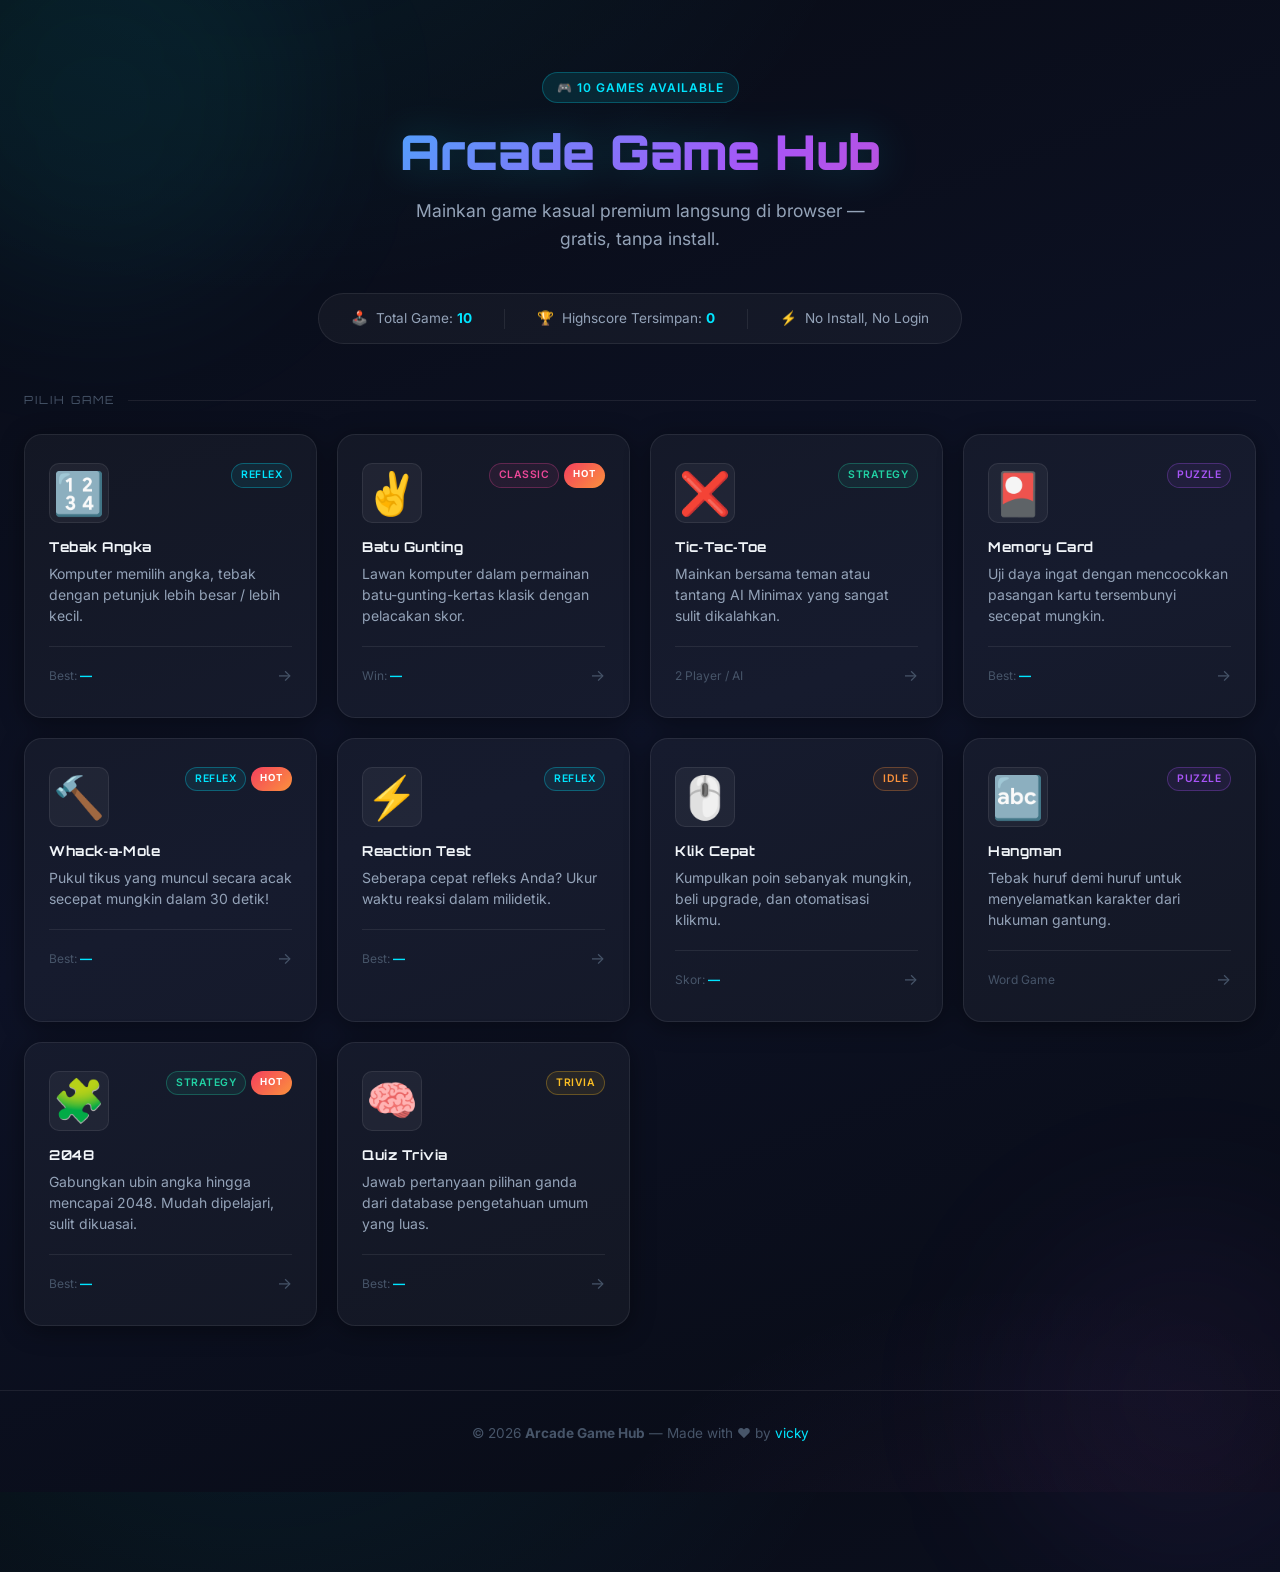
<file: index.html>
<!doctype html>
<html lang="id">
  <head>
    <meta charset="UTF-8" />
    <meta name="viewport" content="width=device-width, initial-scale=1.0" />
    <title>Arcade Game Hub — Game Kasual Premium</title>
    <link rel="icon" href="favicon.svg" type="image/svg+xml" />
    <meta
      name="description"
      content="Dashboard arcade game kasual premium dan responsif dengan permainan mini. Mainkan Tebak Angka, 2048, Quiz Trivia, dan banyak lagi."
    />
    <link rel="stylesheet" href="style.css" />
  </head>
  <body>
    <!-- Background Orbs -->
    <div class="orb orb-1" aria-hidden="true"></div>
    <div class="orb orb-2" aria-hidden="true"></div>

    <!-- Header -->
    <header class="header">
      <div class="header-badge">🎮 10 Games Available</div>
      <h1 class="title">Arcade Game Hub</h1>
      <p class="subtitle">
        Mainkan game kasual premium langsung di browser — gratis, tanpa install.
      </p>

      <div class="stats-bar" id="stats-bar">
        <div class="stat-item">
          <span>🕹️</span>
          <span>Total Game: <strong>10</strong></span>
        </div>
        <div class="stat-divider"></div>
        <div class="stat-item">
          <span>🏆</span>
          <span>Highscore Tersimpan: <strong id="stat-scores">0</strong></span>
        </div>
        <div class="stat-divider"></div>
        <div class="stat-item">
          <span>⚡</span>
          <span>No Install, No Login</span>
        </div>
      </div>
    </header>

    <!-- Game Grid -->
    <main class="dashboard">
      <p class="section-label">Pilih Game</p>
      <section class="games-grid" aria-label="Daftar permainan">
        <!-- Tebak Angka -->
        <a
          href="games/guess-number.html"
          class="game-card"
          aria-label="Main Tebak Angka"
        >
          <div class="card-top">
            <div class="card-icon" aria-hidden="true">🔢</div>
            <div class="card-tags">
              <span class="tag tag-reflex">Reflex</span>
            </div>
          </div>
          <div class="card-content">
            <h2>Tebak Angka</h2>
            <p>
              Komputer memilih angka, tebak dengan petunjuk lebih besar / lebih
              kecil.
            </p>
          </div>
          <div class="card-footer">
            <div class="card-score">Best: <span id="hs-guess">—</span></div>
            <div class="card-arrow">→</div>
          </div>
        </a>

        <!-- RPS -->
        <a
          href="games/rps.html"
          class="game-card"
          aria-label="Main Batu Gunting Kertas"
        >
          <div class="card-top">
            <div class="card-icon" aria-hidden="true">✌️</div>
            <div class="card-tags">
              <span class="tag tag-classic">Classic</span>
              <span class="badge-hot">HOT</span>
            </div>
          </div>
          <div class="card-content">
            <h2>Batu Gunting</h2>
            <p>
              Lawan komputer dalam permainan batu-gunting-kertas klasik dengan
              pelacakan skor.
            </p>
          </div>
          <div class="card-footer">
            <div class="card-score">Win: <span id="hs-rps">—</span></div>
            <div class="card-arrow">→</div>
          </div>
        </a>

        <!-- Tic Tac Toe -->
        <a
          href="games/tic-tac-toe.html"
          class="game-card"
          aria-label="Main Tic Tac Toe"
        >
          <div class="card-top">
            <div class="card-icon" aria-hidden="true">❌</div>
            <div class="card-tags">
              <span class="tag tag-strategy">Strategy</span>
            </div>
          </div>
          <div class="card-content">
            <h2>Tic‑Tac‑Toe</h2>
            <p>
              Mainkan bersama teman atau tantang AI Minimax yang sangat sulit
              dikalahkan.
            </p>
          </div>
          <div class="card-footer">
            <div class="card-score">2 Player / AI</div>
            <div class="card-arrow">→</div>
          </div>
        </a>

        <!-- Memory Card -->
        <a
          href="games/memory-card.html"
          class="game-card"
          aria-label="Main Memory Card"
        >
          <div class="card-top">
            <div class="card-icon" aria-hidden="true">🎴</div>
            <div class="card-tags">
              <span class="tag tag-puzzle">Puzzle</span>
            </div>
          </div>
          <div class="card-content">
            <h2>Memory Card</h2>
            <p>
              Uji daya ingat dengan mencocokkan pasangan kartu tersembunyi
              secepat mungkin.
            </p>
          </div>
          <div class="card-footer">
            <div class="card-score">Best: <span id="hs-memory">—</span></div>
            <div class="card-arrow">→</div>
          </div>
        </a>

        <!-- Whack a Mole -->
        <a
          href="games/whack-a-mole.html"
          class="game-card"
          aria-label="Main Whack a Mole"
        >
          <div class="card-top">
            <div class="card-icon" aria-hidden="true">🔨</div>
            <div class="card-tags">
              <span class="tag tag-reflex">Reflex</span>
              <span class="badge-hot">HOT</span>
            </div>
          </div>
          <div class="card-content">
            <h2>Whack‑a‑Mole</h2>
            <p>
              Pukul tikus yang muncul secara acak secepat mungkin dalam 30
              detik!
            </p>
          </div>
          <div class="card-footer">
            <div class="card-score">Best: <span id="hs-whack">—</span></div>
            <div class="card-arrow">→</div>
          </div>
        </a>

        <!-- Reaction Time -->
        <a
          href="games/reaction-time.html"
          class="game-card"
          aria-label="Main Reaction Test"
        >
          <div class="card-top">
            <div class="card-icon" aria-hidden="true">⚡</div>
            <div class="card-tags">
              <span class="tag tag-reflex">Reflex</span>
            </div>
          </div>
          <div class="card-content">
            <h2>Reaction Test</h2>
            <p>
              Seberapa cepat refleks Anda? Ukur waktu reaksi dalam milidetik.
            </p>
          </div>
          <div class="card-footer">
            <div class="card-score">Best: <span id="hs-reaction">—</span></div>
            <div class="card-arrow">→</div>
          </div>
        </a>

        <!-- Clicker -->
        <a
          href="games/clicker.html"
          class="game-card"
          aria-label="Main Klik Cepat"
        >
          <div class="card-top">
            <div class="card-icon" aria-hidden="true">🖱️</div>
            <div class="card-tags">
              <span class="tag tag-idle">Idle</span>
            </div>
          </div>
          <div class="card-content">
            <h2>Klik Cepat</h2>
            <p>
              Kumpulkan poin sebanyak mungkin, beli upgrade, dan otomatisasi
              klikmu.
            </p>
          </div>
          <div class="card-footer">
            <div class="card-score">Skor: <span id="hs-clicker">—</span></div>
            <div class="card-arrow">→</div>
          </div>
        </a>

        <!-- Hangman -->
        <a
          href="games/hangman.html"
          class="game-card"
          aria-label="Main Hangman"
        >
          <div class="card-top">
            <div class="card-icon" aria-hidden="true">🔤</div>
            <div class="card-tags">
              <span class="tag tag-puzzle">Puzzle</span>
            </div>
          </div>
          <div class="card-content">
            <h2>Hangman</h2>
            <p>
              Tebak huruf demi huruf untuk menyelamatkan karakter dari hukuman
              gantung.
            </p>
          </div>
          <div class="card-footer">
            <div class="card-score">Word Game</div>
            <div class="card-arrow">→</div>
          </div>
        </a>

        <!-- 2048 -->
        <a href="games/game-2048.html" class="game-card" aria-label="Main 2048">
          <div class="card-top">
            <div class="card-icon" aria-hidden="true">🧩</div>
            <div class="card-tags">
              <span class="tag tag-strategy">Strategy</span>
              <span class="badge-hot">HOT</span>
            </div>
          </div>
          <div class="card-content">
            <h2>2048</h2>
            <p>
              Gabungkan ubin angka hingga mencapai 2048. Mudah dipelajari, sulit
              dikuasai.
            </p>
          </div>
          <div class="card-footer">
            <div class="card-score">Best: <span id="hs-2048">—</span></div>
            <div class="card-arrow">→</div>
          </div>
        </a>

        <!-- Quiz -->
        <a
          href="games/quiz.html"
          class="game-card"
          aria-label="Main Quiz Trivia"
        >
          <div class="card-top">
            <div class="card-icon" aria-hidden="true">🧠</div>
            <div class="card-tags">
              <span class="tag tag-trivia">Trivia</span>
            </div>
          </div>
          <div class="card-content">
            <h2>Quiz Trivia</h2>
            <p>
              Jawab pertanyaan pilihan ganda dari database pengetahuan umum yang
              luas.
            </p>
          </div>
          <div class="card-footer">
            <div class="card-score">Best: <span id="hs-quiz">—</span></div>
            <div class="card-arrow">→</div>
          </div>
        </a>
      </section>
    </main>

    <footer class="footer">
      <p>
        © 2026 <strong>Arcade Game Hub</strong> — Made with ❤️ by
        <a href="#">vicky</a>
      </p>
    </footer>

    <div id="toast-container" aria-live="polite"></div>

    <script src="script.js"></script>
    <script>
      // Tampilkan highscore di setiap card
      const scoreMap = {
        "hs-guess": {
          key: "highscore_guess_number_lowest",
          suffix: " tries",
          lower: true,
        },
        "hs-reaction": {
          key: "highscore_reaction_lowest",
          suffix: " ms",
          lower: true,
        },
        "hs-whack": { key: "highscore_whack_a_mole", suffix: " pts" },
        "hs-2048": { key: "highscore_2048_best", suffix: "" },
        "hs-quiz": { key: "highscore_quiz_score", suffix: " pts" },
        "hs-memory": {
          key: "highscore_memory_moves",
          suffix: " moves",
          lower: true,
        },
        "hs-rps": { key: "rps_wins", suffix: " wins" },
        "hs-clicker": { key: "clicker_state", isJSON: true },
      };

      let savedCount = 0;
      for (const [id, cfg] of Object.entries(scoreMap)) {
        const el = document.getElementById(id);
        if (!el) continue;
        const raw = localStorage.getItem(cfg.key);
        if (raw) {
          savedCount++;
          if (cfg.isJSON) {
            try {
              const s = JSON.parse(raw);
              el.textContent = Math.floor(s.score || 0).toLocaleString();
            } catch (e) {
              el.textContent = "—";
            }
          } else {
            const v = Number(raw);
            el.textContent =
              v > 0 && v < 9999 ? v.toLocaleString() + (cfg.suffix || "") : "—";
          }
        }
      }
      document.getElementById("stat-scores").textContent = savedCount;
    </script>
  </body>
</html>
</file>
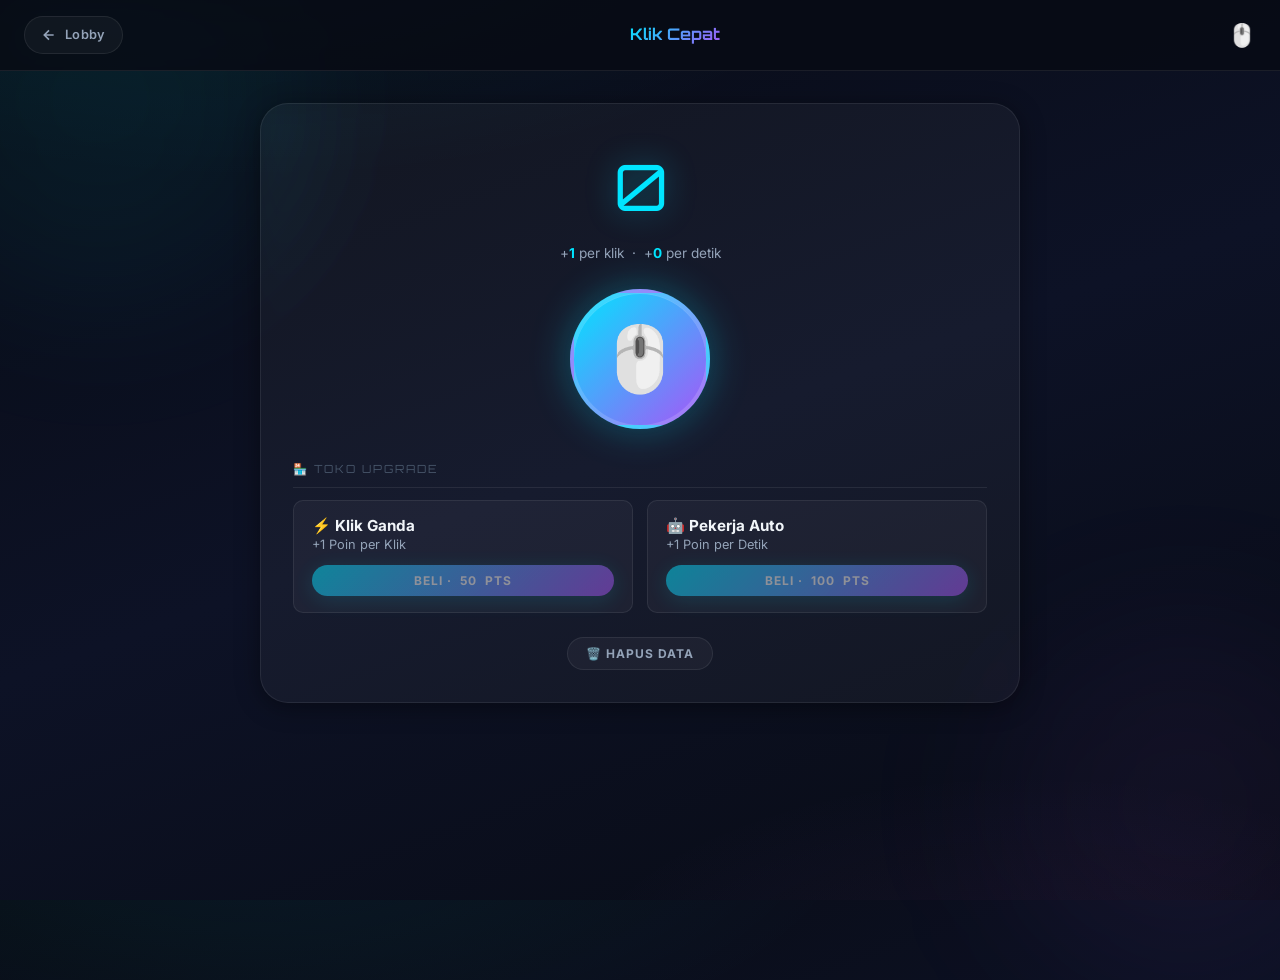
<file: games/clicker.html>
<!DOCTYPE html>
<html lang="id">
<head>
  <meta charset="UTF-8">
  <meta name="viewport" content="width=device-width, initial-scale=1.0">
  <title>Klik Cepat (Clicker) — Arcade Hub</title>
  <link rel="icon" href="../favicon.svg" type="image/svg+xml">
  <link rel="stylesheet" href="../style.css">
  <style>
    .score-display {
      font-size: clamp(2.5rem, 8vw, 4rem);
      font-family: var(--font-title);
      color: var(--cyan);
      text-shadow: 0 0 30px rgba(0,229,255,0.35);
      margin-bottom: 0.25rem;
    }
    .pps-row {
      font-size: 0.85rem;
      color: var(--color-text-dim);
      margin-bottom: 1.5rem;
    }
    .pps-row span { color: var(--cyan); font-weight: 700; }

    .click-btn-wrap {
      position: relative;
      display: inline-flex;
      align-items: center;
      justify-content: center;
      margin-bottom: 2rem;
    }
    .click-btn {
      width: 140px; height: 140px;
      border-radius: 50%;
      font-size: 4rem;
      background: linear-gradient(135deg, var(--cyan), var(--purple));
      border: 4px solid rgba(255,255,255,0.15);
      cursor: pointer;
      box-shadow: 0 0 40px rgba(0,229,255,0.3), inset 0 1px 0 rgba(255,255,255,0.2);
      transition: transform 0.1s, box-shadow 0.1s;
      display: flex; align-items: center; justify-content: center;
      user-select: none;
      position: relative;
    }
    .click-btn:hover { box-shadow: 0 0 60px rgba(0,229,255,0.5), inset 0 1px 0 rgba(255,255,255,0.2); }
    .click-btn:active {
      transform: scale(0.88);
      box-shadow: 0 0 20px rgba(0,229,255,0.2);
    }
    /* Ripple ring */
    .click-btn-wrap::before {
      content:'';
      position:absolute;
      width:100%; height:100%;
      border-radius:50%;
      border: 2px solid rgba(0,229,255,0.3);
      animation: ringPulse 2s ease-in-out infinite;
    }
    @keyframes ringPulse {
      0%,100%{transform:scale(1);opacity:0.6}
      50%{transform:scale(1.2);opacity:0}
    }

    .flying-text {
      position: absolute;
      font-weight: 800;
      font-size: 1.3rem;
      color: var(--cyan);
      pointer-events: none;
      animation: floatUp 0.9s ease-out forwards;
      text-shadow: 0 0 10px rgba(0,229,255,0.5);
      white-space: nowrap;
    }
    @keyframes floatUp {
      0%  { opacity: 1;  transform: translateY(0) scale(1); }
      100%{ opacity: 0;  transform: translateY(-60px) scale(1.4); }
    }

    .shop-title {
      font-family: var(--font-title);
      font-size: 0.7rem;
      letter-spacing: 2px;
      color: var(--color-text-muted);
      text-transform: uppercase;
      text-align: left;
      margin-bottom: 0.75rem;
      padding-bottom: 0.5rem;
      border-bottom: 1px solid var(--card-border);
    }
    .shop {
      display: grid;
      grid-template-columns: repeat(auto-fit, minmax(190px, 1fr));
      gap: 0.875rem;
      text-align: left;
    }
    .upgrade-item {
      background: rgba(255,255,255,0.04);
      padding: 1rem 1.1rem;
      border-radius: var(--radius-sm);
      border: 1px solid var(--card-border);
      display: flex;
      flex-direction: column;
      justify-content: space-between;
      gap: 0.6rem;
      transition: border-color 0.2s;
    }
    .upgrade-item:hover { border-color: rgba(0,229,255,0.25); }
    .upgrade-item h3 { font-size: 0.95rem; font-weight: 700; }
    .upgrade-item p  { font-size: 0.8rem; color: var(--color-text-dim); }
  </style>
</head>
<body>
  <div class="orb orb-1" aria-hidden="true"></div>
  <div class="orb orb-2" aria-hidden="true"></div>

  <header class="game-header">
    <a href="../index.html" class="back-btn">
      <svg width="16" height="16" fill="none" stroke="currentColor" stroke-width="2.5" viewBox="0 0 24 24"><path d="M19 12H5M12 19l-7-7 7-7"/></svg>
      Lobby
    </a>
    <span class="game-header-title">Klik Cepat</span>
    <span class="game-header-icon">🖱️</span>
  </header>

  <main class="game-container">
    <div class="score-display" id="score">0</div>
    <div class="pps-row">
      +<span id="ppc-display">1</span> per klik &nbsp;·&nbsp;
      +<span id="pps-display">0</span> per detik
    </div>

    <div class="click-btn-wrap">
      <div class="click-btn" id="click-btn" role="button" tabindex="0" aria-label="Klik untuk mendapatkan poin">🖱️</div>
    </div>

    <div style="text-align:left; width:100%;">
      <p class="shop-title">🏪 Toko Upgrade</p>
      <div class="shop">
        <div class="upgrade-item">
          <div>
            <h3>⚡ Klik Ganda</h3>
            <p>+1 Poin per Klik</p>
          </div>
          <button class="btn btn-sm" id="btn-upgrade-click">
            Beli · <span id="cost-click">50</span> pts
          </button>
        </div>
        <div class="upgrade-item">
          <div>
            <h3>🤖 Pekerja Auto</h3>
            <p>+1 Poin per Detik</p>
          </div>
          <button class="btn btn-sm" id="btn-upgrade-auto">
            Beli · <span id="cost-auto">100</span> pts
          </button>
        </div>
      </div>
    </div>

    <button class="btn btn-ghost btn-sm mt-2" id="reset-btn">🗑️ Hapus Data</button>
  </main>

  <div id="toast-container"></div>
  <script src="../script.js"></script>
  <script src="clicker.js"></script>
</body>
</html>
</file>
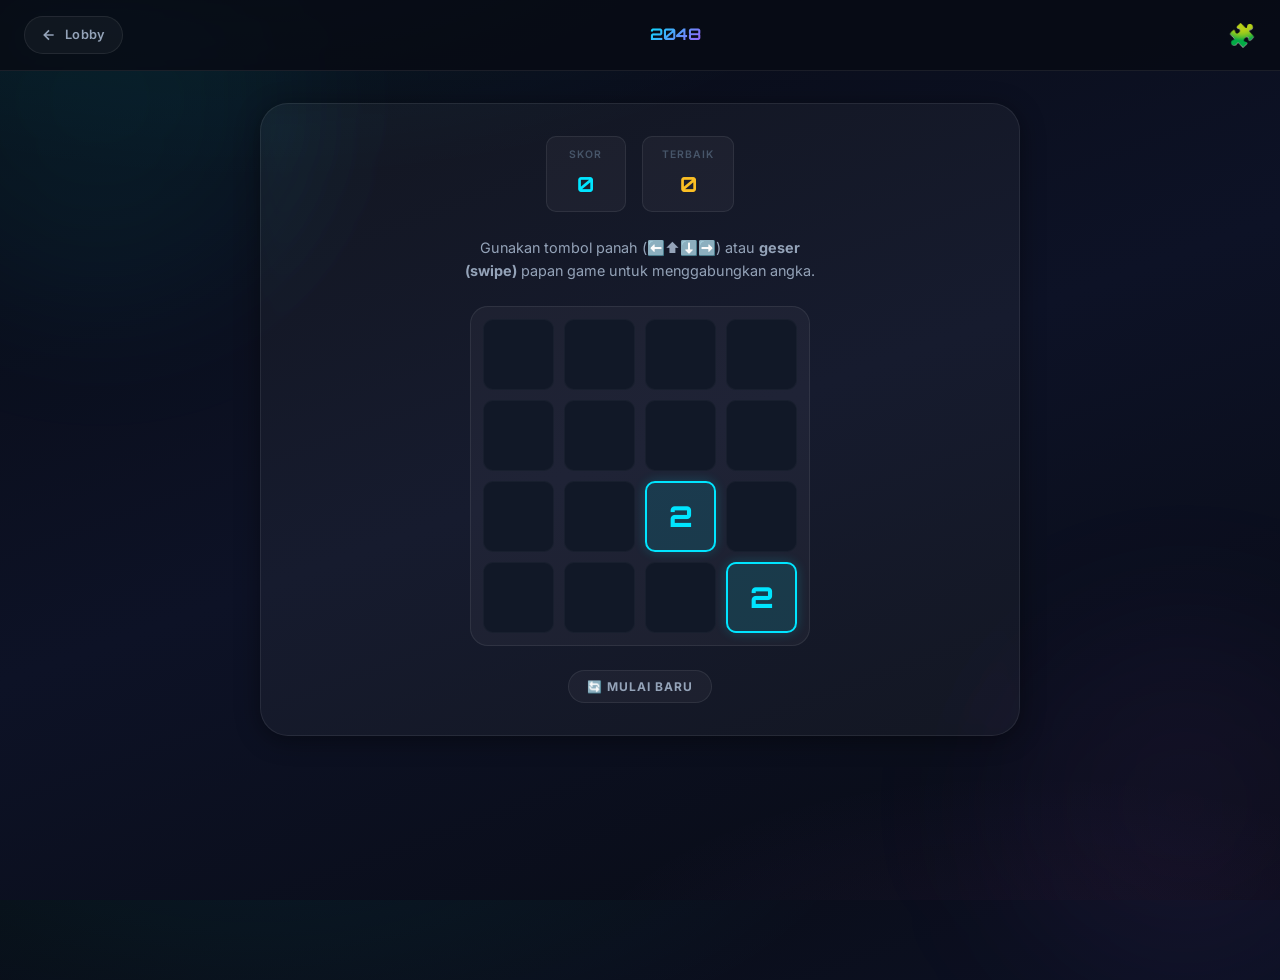
<file: games/game-2048.html>
<!DOCTYPE html>
<html lang="id">
<head>
  <meta charset="UTF-8">
  <meta name="viewport" content="width=device-width, initial-scale=1.0">
  <title>2048 — Arcade Hub</title>
  <link rel="icon" href="../favicon.svg" type="image/svg+xml">
  <link rel="stylesheet" href="../style.css">
  <style>
    .game-2048-container {
      width: 100%;
      max-width: 340px;
      margin: 0 auto;
    }
    .grid-2048 {
      display: grid;
      grid-template-columns: repeat(4, 1fr);
      grid-template-rows: repeat(4, 1fr);
      gap: 10px;
      background: rgba(255, 255, 255, 0.04);
      padding: 12px;
      border-radius: var(--radius);
      aspect-ratio: 1 / 1;
      border: 1px solid var(--card-border);
      position: relative;
    }
    .grid-cell {
      background: var(--bg-layer2);
      border-radius: var(--radius-sm);
      display: flex;
      align-items: center;
      justify-content: center;
      font-size: 1.8rem;
      font-weight: 800;
      color: #fff;
      font-family: var(--font-title);
      transition: all 0.15s ease-in-out;
      border: 1px solid rgba(255, 255, 255, 0.03);
      user-select: none;
    }
    
    /* Neon Tile Colors */
    .tile-2 {
      background: rgba(0, 229, 255, 0.12);
      color: var(--cyan);
      border: 2px solid var(--cyan);
      box-shadow: 0 0 12px rgba(0, 229, 255, 0.2);
    }
    .tile-4 {
      background: rgba(168, 85, 247, 0.12);
      color: var(--purple);
      border: 2px solid var(--purple);
      box-shadow: 0 0 12px rgba(168, 85, 247, 0.2);
    }
    .tile-8 {
      background: rgba(236, 72, 153, 0.12);
      color: var(--pink);
      border: 2px solid var(--pink);
      box-shadow: 0 0 12px rgba(236, 72, 153, 0.2);
    }
    .tile-16 {
      background: rgba(34, 211, 165, 0.12);
      color: var(--green);
      border: 2px solid var(--green);
      box-shadow: 0 0 12px rgba(34, 211, 165, 0.2);
    }
    .tile-32 {
      background: rgba(251, 191, 36, 0.12);
      color: var(--yellow);
      border: 2px solid var(--yellow);
      box-shadow: 0 0 12px rgba(251, 191, 36, 0.2);
    }
    .tile-64 {
      background: rgba(251, 146, 60, 0.12);
      color: var(--orange);
      border: 2px solid var(--orange);
      box-shadow: 0 0 12px rgba(251, 146, 60, 0.2);
    }
    .tile-128 {
      background: rgba(0, 229, 255, 0.3);
      color: #fff;
      border: 2px solid var(--cyan);
      box-shadow: 0 0 18px rgba(0, 229, 255, 0.4);
      font-size: 1.5rem;
    }
    .tile-256 {
      background: rgba(168, 85, 247, 0.3);
      color: #fff;
      border: 2px solid var(--purple);
      box-shadow: 0 0 18px rgba(168, 85, 247, 0.4);
      font-size: 1.5rem;
    }
    .tile-512 {
      background: rgba(236, 72, 153, 0.3);
      color: #fff;
      border: 2px solid var(--pink);
      box-shadow: 0 0 18px rgba(236, 72, 153, 0.4);
      font-size: 1.5rem;
    }
    .tile-1024 {
      background: rgba(34, 211, 165, 0.3);
      color: #fff;
      border: 2px solid var(--green);
      box-shadow: 0 0 22px rgba(34, 211, 165, 0.5);
      font-size: 1.2rem;
    }
    .tile-2048 {
      background: linear-gradient(135deg, var(--cyan), var(--purple));
      color: #fff;
      border: 2px solid #fff;
      box-shadow: 0 0 30px rgba(0, 229, 255, 0.7);
      font-size: 1.2rem;
    }
    
    @media (max-width: 480px) {
      .game-2048-container { max-width: 290px; }
      .grid-2048 { gap: 6px; padding: 8px; }
      .grid-cell { font-size: 1.4rem; border-radius: 6px; }
      .tile-128, .tile-256, .tile-512 { font-size: 1.1rem; }
      .tile-1024, .tile-2048 { font-size: 0.9rem; }
    }
  </style>
</head>
<body>
  <div class="orb orb-1" aria-hidden="true"></div>
  <div class="orb orb-2" aria-hidden="true"></div>

  <header class="game-header">
    <a href="../index.html" class="back-btn">
      <svg width="16" height="16" fill="none" stroke="currentColor" stroke-width="2.5" viewBox="0 0 24 24"><path d="M19 12H5M12 19l-7-7 7-7"/></svg>
      Lobby
    </a>
    <span class="game-header-title">2048</span>
    <span class="game-header-icon">🧩</span>
  </header>

  <main class="game-container">
    <div class="flex-center mb-2">
      <div class="stat-chip">
        <div class="stat-chip-label">Skor</div>
        <div class="stat-chip-value" id="score">0</div>
      </div>
      <div class="stat-chip">
        <div class="stat-chip-label">Terbaik</div>
        <div class="stat-chip-value" id="best-score" style="color:var(--yellow)">0</div>
      </div>
    </div>
    
    <p class="text-dim text-center mb-2" style="font-size: 0.9rem; max-width: 360px; margin-left: auto; margin-right: auto;">
      Gunakan tombol panah (⬅️⬆️⬇️➡️) atau <strong>geser (swipe)</strong> papan game untuk menggabungkan angka.
    </p>

    <div class="game-2048-container">
      <div class="grid-2048" id="grid" role="grid" aria-label="Papan Game 2048">
        <!-- Cells generated by JS -->
      </div>
    </div>

    <button class="btn btn-ghost btn-sm mt-2" id="restart-btn">🔄 Mulai Baru</button>
  </main>

  <div id="toast-container"></div>
  <script src="../script.js"></script>
  <script src="game-2048.js"></script>
</body>
</html>
</file>
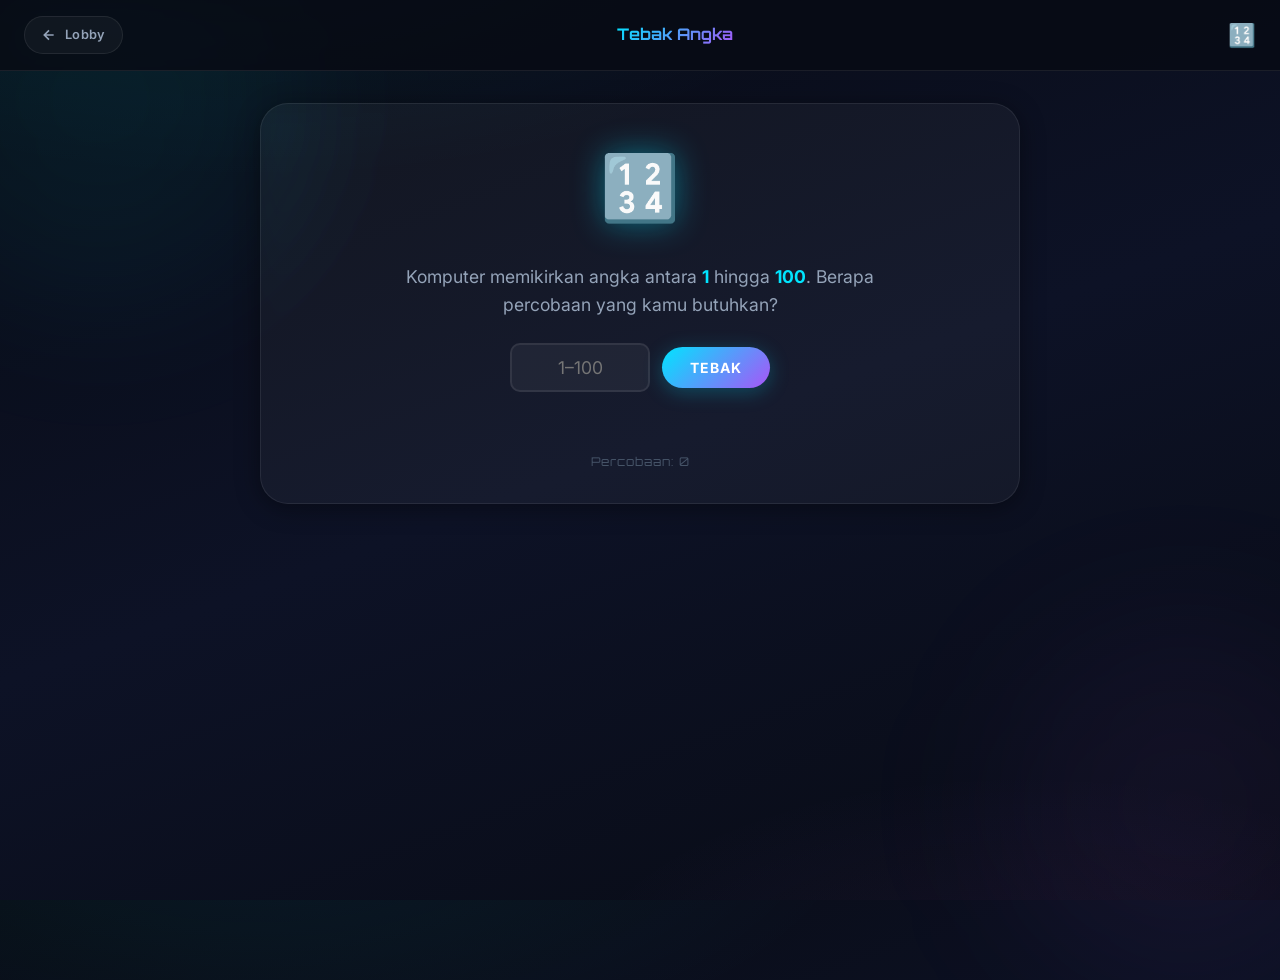
<file: games/guess-number.html>
<!DOCTYPE html>
<html lang="id">
<head>
  <meta charset="UTF-8">
  <meta name="viewport" content="width=device-width, initial-scale=1.0">
  <title>Tebak Angka — Arcade Hub</title>
  <link rel="icon" href="../favicon.svg" type="image/svg+xml">
  <link rel="stylesheet" href="../style.css">
  <style>
    .guess-emoji {
      font-size: 4rem;
      margin-bottom: 1.5rem;
      display: block;
      filter: drop-shadow(0 0 16px rgba(0,229,255,0.4));
      animation: float 3s ease-in-out infinite;
    }
    @keyframes float {
      0%,100%{transform:translateY(0)} 50%{transform:translateY(-10px)}
    }
    .guess-row {
      display: flex;
      align-items: center;
      justify-content: center;
      gap: 0.75rem;
      flex-wrap: wrap;
    }
    #feedback {
      font-size: 1.3rem;
      font-weight: 700;
      min-height: 2rem;
      margin-top: 1.25rem;
      transition: all 0.3s;
    }
    #attempts {
      font-family: var(--font-title);
      font-size: 0.75rem;
      color: var(--color-text-muted);
      margin-top: 0.5rem;
      letter-spacing: 1px;
    }
    .best-badge {
      display: inline-flex;
      align-items: center;
      gap: 6px;
      background: rgba(0,229,255,0.08);
      border: 1px solid rgba(0,229,255,0.2);
      color: var(--cyan);
      padding: 5px 14px;
      border-radius: var(--radius-pill);
      font-size: 0.8rem;
      font-weight: 600;
      margin-top: 1rem;
    }
  </style>
</head>
<body>
  <div class="orb orb-1" aria-hidden="true"></div>
  <div class="orb orb-2" aria-hidden="true"></div>

  <header class="game-header">
    <a href="../index.html" class="back-btn">
      <svg width="16" height="16" fill="none" stroke="currentColor" stroke-width="2.5" viewBox="0 0 24 24"><path d="M19 12H5M12 19l-7-7 7-7"/></svg>
      Lobby
    </a>
    <span class="game-header-title">Tebak Angka</span>
    <span class="game-header-icon">🔢</span>
  </header>

  <main class="game-container">
    <span class="guess-emoji" aria-hidden="true">🔢</span>
    <p class="subtitle mb-2">Komputer memikirkan angka antara <strong style="color:var(--cyan)">1</strong> hingga <strong style="color:var(--cyan)">100</strong>. Berapa percobaan yang kamu butuhkan?</p>

    <div id="game-ui" class="guess-row">
      <input
        type="number"
        id="guess-input"
        class="game-input"
        min="1" max="100"
        placeholder="1–100"
        aria-label="Masukkan tebakan angka"
      >
      <button class="btn" id="guess-btn">TEBAK</button>
    </div>

    <p id="feedback"></p>
    <p id="attempts">Percobaan: 0</p>

    <div class="best-badge" id="best-badge" style="display:none">
      🏆 Rekor Terbaik: <span id="best-val">—</span> percobaan
    </div>

    <button class="btn btn-danger mt-2" id="reset-btn" style="display:none">🔄 MAIN LAGI</button>
  </main>

  <div id="toast-container"></div>
  <script src="../script.js"></script>
  <script src="guess-number.js"></script>
  <script>
    // Show best score badge on load
    const best = getLowScore('guess_number');
    if (best !== null) {
      document.getElementById('best-badge').style.display = 'inline-flex';
      document.getElementById('best-val').textContent = best;
    }
  </script>
</body>
</html>
</file>
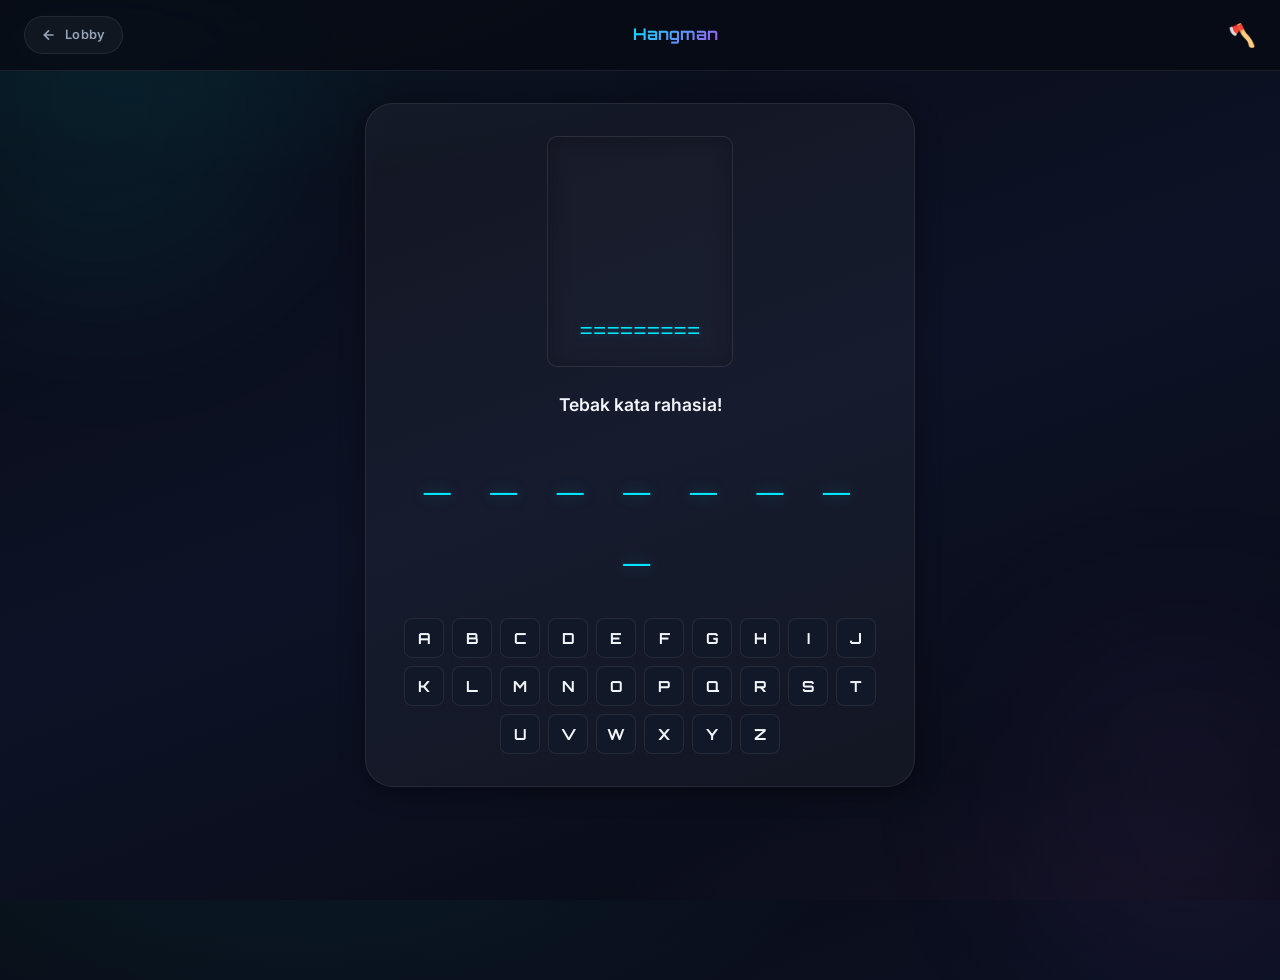
<file: games/hangman.html>
<!DOCTYPE html>
<html lang="id">
<head>
  <meta charset="UTF-8">
  <meta name="viewport" content="width=device-width, initial-scale=1.0">
  <title>Hangman — Arcade Hub</title>
  <link rel="icon" href="../favicon.svg" type="image/svg+xml">
  <link rel="stylesheet" href="../style.css">
  <style>
    .drawing {
      font-size: 1.4rem;
      font-family: monospace;
      white-space: pre;
      margin: 0 auto 1.5rem;
      line-height: 1.2;
      color: var(--cyan);
      background: rgba(255, 255, 255, 0.02);
      padding: 1.25rem 2rem;
      border-radius: var(--radius-sm);
      border: 1px solid var(--card-border);
      width: fit-content;
      text-shadow: 0 0 10px rgba(0, 229, 255, 0.3);
      letter-spacing: 0;
      box-shadow: inset 0 0 20px rgba(0,0,0,0.3);
    }
    
    .status-text {
      font-size: 1.1rem;
      font-family: var(--font-body);
      font-weight: 600;
      color: var(--color-text-dim);
      margin-bottom: 1.5rem;
      text-align: center;
      min-height: 1.7rem;
    }

    .word-display {
      font-size: clamp(2rem, 7vw, 2.8rem);
      letter-spacing: 0.4rem;
      margin: 1.5rem 0 2rem;
      font-family: monospace;
      font-weight: 700;
      color: var(--cyan);
      text-shadow: 0 0 15px rgba(0, 229, 255, 0.4);
      text-align: center;
      word-break: break-all;
    }
    
    .keyboard {
      display: flex;
      flex-wrap: wrap;
      justify-content: center;
      gap: 8px;
      max-width: 480px;
      margin: 0 auto;
    }
    
    .key {
      background: var(--bg-layer2);
      border: 1px solid var(--card-border);
      color: var(--color-text);
      width: 40px;
      height: 40px;
      font-size: 0.95rem;
      font-family: var(--font-title);
      font-weight: 700;
      border-radius: 8px;
      cursor: pointer;
      transition: all 0.2s var(--ease-smooth);
      display: flex;
      align-items: center;
      justify-content: center;
      user-select: none;
    }
    
    .key:hover:not(:disabled) {
      border-color: var(--card-border-hover);
      background: rgba(0, 229, 255, 0.08);
      color: var(--cyan);
      transform: translateY(-2px);
    }
    
    .key:disabled {
      opacity: 0.25;
      cursor: not-allowed;
      border-color: transparent;
      background: rgba(255,255,255,0.02);
    }

    @media (max-width: 480px) {
      .drawing { font-size: 1.1rem; padding: 1rem 1.5rem; }
      .key { width: 34px; height: 34px; font-size: 0.85rem; }
      .keyboard { gap: 6px; }
    }
  </style>
</head>
<body>
  <div class="orb orb-1" aria-hidden="true"></div>
  <div class="orb orb-2" aria-hidden="true"></div>

  <header class="game-header">
    <a href="../index.html" class="back-btn">
      <svg width="16" height="16" fill="none" stroke="currentColor" stroke-width="2.5" viewBox="0 0 24 24"><path d="M19 12H5M12 19l-7-7 7-7"/></svg>
      Lobby
    </a>
    <span class="game-header-title">Hangman</span>
    <span class="game-header-icon">🪓</span>
  </header>

  <main class="game-container" style="max-width: 550px;">
    <div class="drawing" id="drawing"></div>
    
    <div class="status-text" id="status-text">Tebak kata rahasia!</div>
    
    <div class="word-display" id="word-display">_ _ _ _ _</div>
    
    <div class="keyboard" id="keyboard">
      <!-- Keys generated by JS -->
    </div>
    
    <button class="btn btn-ghost btn-sm mt-2" id="restart-btn" style="display:none;">🔄 Main Lagi</button>
  </main>

  <div id="toast-container"></div>
  <script src="../script.js"></script>
  <script src="hangman.js"></script>
</body>
</html>
</file>
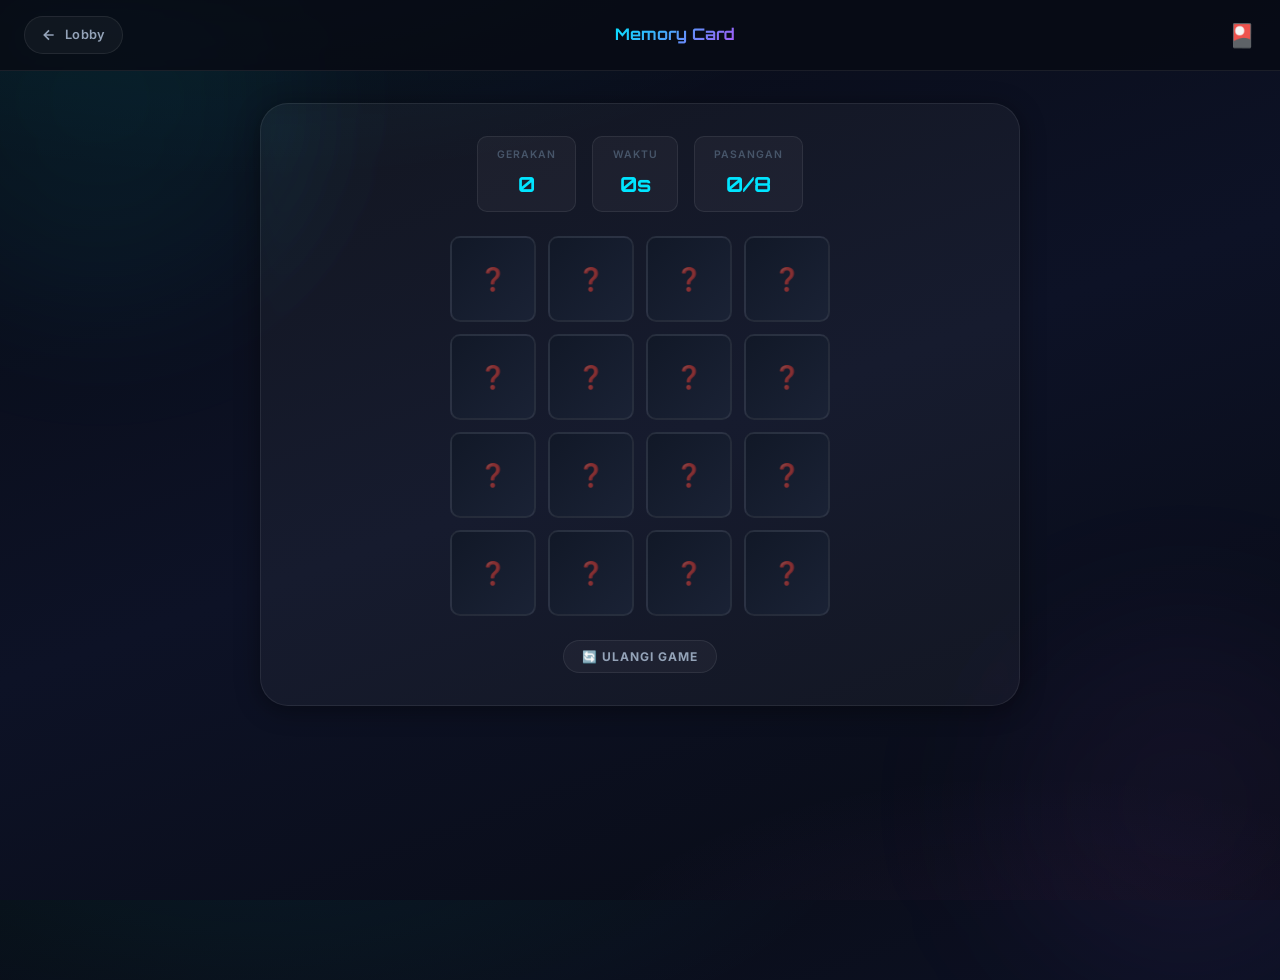
<file: games/memory-card.html>
<!DOCTYPE html>
<html lang="id">
<head>
  <meta charset="UTF-8">
  <meta name="viewport" content="width=device-width, initial-scale=1.0">
  <title>Memory Card — Arcade Hub</title>
  <link rel="icon" href="../favicon.svg" type="image/svg+xml">
  <link rel="stylesheet" href="../style.css">
  <style>
    .mem-stats {
      display: flex;
      justify-content: center;
      gap: 1rem;
      margin-bottom: 1.5rem;
      flex-wrap: wrap;
    }
    .memory-board {
      display: grid;
      grid-template-columns: repeat(4, 1fr);
      gap: 12px;
      justify-content: center;
      margin: 0 auto 1.5rem;
      max-width: 380px;
      perspective: 1000px;
    }
    .memory-card {
      aspect-ratio: 1;
      position: relative;
      transform-style: preserve-3d;
      transition: transform 0.45s var(--ease-smooth);
      cursor: pointer;
      border-radius: var(--radius-sm);
    }
    .memory-card.flip { transform: rotateY(180deg); }
    .memory-card.matched { cursor: default; }
    .memory-card.matched .front {
      border-color: var(--green);
      box-shadow: 0 0 18px rgba(34,211,165,0.4);
    }

    .memory-card .front,
    .memory-card .back {
      width: 100%; height: 100%;
      position: absolute;
      border-radius: var(--radius-sm);
      backface-visibility: hidden;
      display: flex;
      align-items: center;
      justify-content: center;
      font-size: 2rem;
    }
    .memory-card .front {
      background: var(--bg-layer2);
      border: 2px solid var(--card-border-hover);
      transform: rotateY(180deg);
    }
    .memory-card .back {
      background: linear-gradient(135deg, var(--bg-layer2), var(--bg-layer3));
      border: 2px solid var(--card-border);
      color: var(--color-text-muted);
      font-size: 1.4rem;
    }
    .memory-card .back::after { content: '❓'; opacity: 0.5; }
    .memory-card:hover:not(.flip):not(.matched) .back {
      border-color: var(--card-border-hover);
      background: rgba(0,229,255,0.05);
    }

    @media (max-width: 420px) {
      .memory-board { gap: 8px; max-width: 300px; }
      .memory-card .front { font-size: 1.5rem; }
    }
  </style>
</head>
<body>
  <div class="orb orb-1" aria-hidden="true"></div>
  <div class="orb orb-2" aria-hidden="true"></div>

  <header class="game-header">
    <a href="../index.html" class="back-btn">
      <svg width="16" height="16" fill="none" stroke="currentColor" stroke-width="2.5" viewBox="0 0 24 24"><path d="M19 12H5M12 19l-7-7 7-7"/></svg>
      Lobby
    </a>
    <span class="game-header-title">Memory Card</span>
    <span class="game-header-icon">🎴</span>
  </header>

  <main class="game-container">
    <div class="mem-stats">
      <div class="stat-chip">
        <div class="stat-chip-label">Gerakan</div>
        <div class="stat-chip-value" id="moves">0</div>
      </div>
      <div class="stat-chip">
        <div class="stat-chip-label">Waktu</div>
        <div class="stat-chip-value" id="time">0s</div>
      </div>
      <div class="stat-chip">
        <div class="stat-chip-label">Pasangan</div>
        <div class="stat-chip-value" id="pairs">0/8</div>
      </div>
    </div>

    <div class="memory-board" id="memory-board" aria-label="Papan Memory Card">
      <!-- Cards generated by JS -->
    </div>

    <button class="btn btn-ghost btn-sm" id="restart-btn">🔄 Ulangi Game</button>
  </main>

  <div id="toast-container"></div>
  <script src="../script.js"></script>
  <script src="memory-card.js"></script>
</body>
</html>
</file>
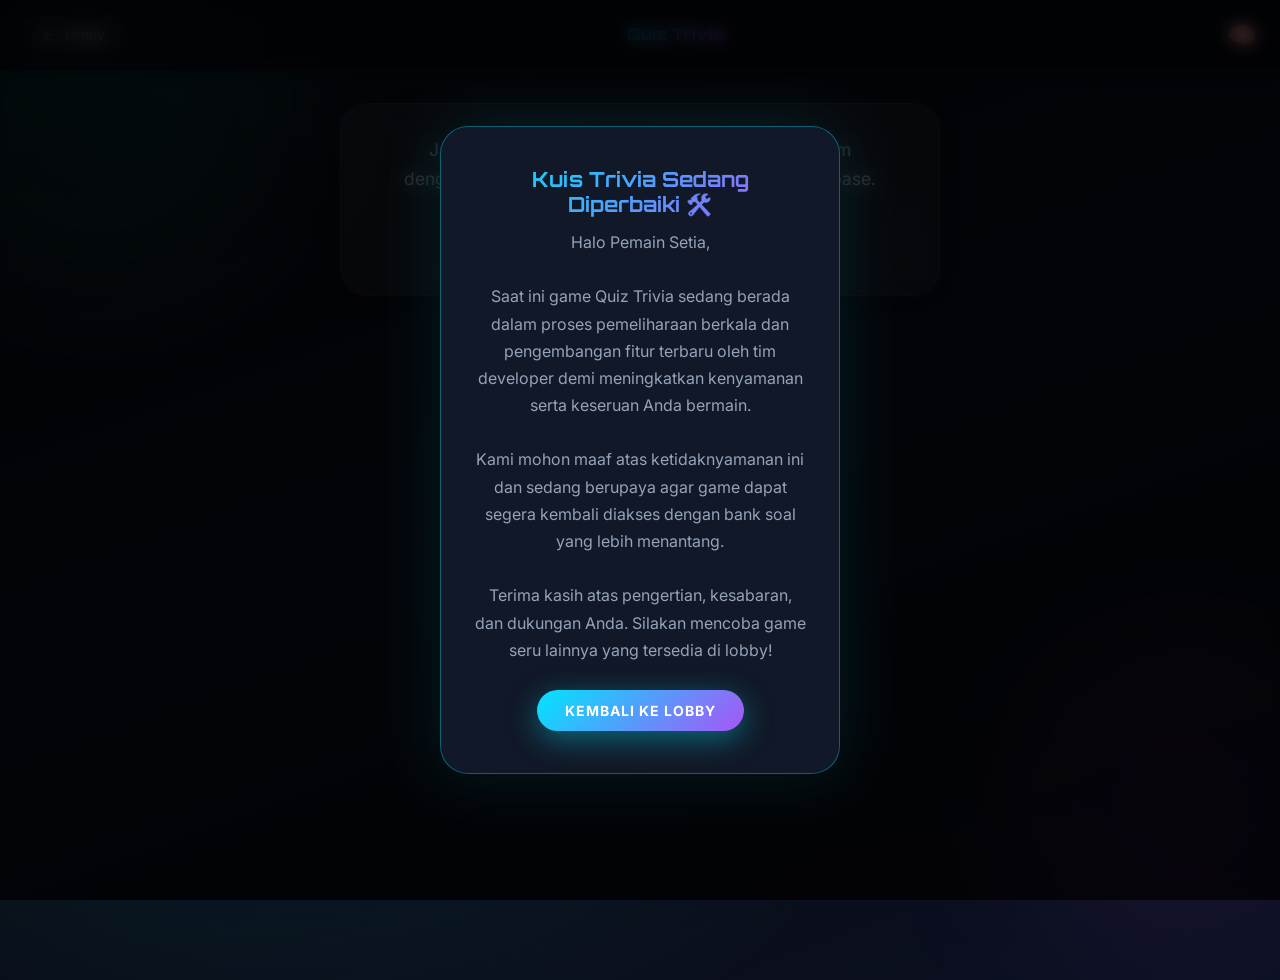
<file: games/quiz.html>
<!DOCTYPE html>
<html lang="id">
<head>
  <meta charset="UTF-8">
  <meta name="viewport" content="width=device-width, initial-scale=1.0">
  <title>Quiz Trivia — Arcade Hub</title>
  <link rel="icon" href="../favicon.svg" type="image/svg+xml">
  <link rel="stylesheet" href="../style.css">
  <style>
    .quiz-card {
      background: rgba(255, 255, 255, 0.04);
      border: 1px solid var(--card-border);
      border-radius: var(--radius);
      padding: 2.25rem 2rem;
      text-align: left;
      backdrop-filter: blur(12px);
      box-shadow: var(--shadow-card);
    }
    .question-text {
      font-size: clamp(1.1rem, 3.5vw, 1.4rem);
      margin-bottom: 2rem;
      font-weight: 700;
      line-height: 1.4;
      color: var(--color-text);
    }
    .options {
      display: flex;
      flex-direction: column;
      gap: 0.85rem;
    }
    .option-btn {
      background: var(--bg-layer2);
      border: 1px solid var(--card-border);
      color: var(--color-text);
      padding: 1rem 1.25rem;
      border-radius: var(--radius-sm);
      font-size: 0.95rem;
      font-family: var(--font-body);
      font-weight: 500;
      text-align: left;
      cursor: pointer;
      transition: all 0.2s var(--ease-smooth);
      outline: none;
    }
    .option-btn:hover:not(:disabled) {
      border-color: var(--card-border-hover);
      background: rgba(0, 229, 255, 0.06);
      transform: translateX(6px);
    }
    .option-btn.correct {
      background: rgba(34, 211, 165, 0.15) !important;
      border-color: var(--green) !important;
      color: var(--green) !important;
      font-weight: 600;
      box-shadow: 0 0 15px rgba(34, 211, 165, 0.25);
    }
    .option-btn.wrong {
      background: rgba(244, 63, 94, 0.15) !important;
      border-color: var(--red) !important;
      color: var(--red) !important;
      font-weight: 600;
      box-shadow: 0 0 15px rgba(244, 63, 94, 0.25);
    }
    .quiz-header {
      display: flex;
      justify-content: space-between;
      align-items: center;
      margin-bottom: 1.5rem;
      font-family: var(--font-title);
      font-size: 0.75rem;
      letter-spacing: 1px;
      color: var(--cyan);
    }
  </style>
</head>
<body>
  <div class="orb orb-1" aria-hidden="true"></div>
  <div class="orb orb-2" aria-hidden="true"></div>

  <header class="game-header">
    <a href="../index.html" class="back-btn">
      <svg width="16" height="16" fill="none" stroke="currentColor" stroke-width="2.5" viewBox="0 0 24 24"><path d="M19 12H5M12 19l-7-7 7-7"/></svg>
      Lobby
    </a>
    <span class="game-header-title">Quiz Trivia</span>
    <span class="game-header-icon">🧠</span>
  </header>

  <main class="game-container" style="max-width: 600px;">
    
    <div id="quiz-setup" class="text-center">
      <p class="subtitle mb-2">Jawab pertanyaan-pertanyaan pengetahuan umum dengan cepat dan tepat. Soal akan dimuat dari database.</p>
      <button class="btn" id="start-btn" style="padding: 0.9rem 2.5rem;">MULAI KUIS</button>
      <p id="error-msg" class="text-accent mt-2" style="display: none; color: var(--red) !important;"></p>
    </div>

    <div id="quiz-active" class="quiz-card" style="display: none;">
      <div class="progress-bar-wrap">
        <div id="progress-fill" class="progress-bar"></div>
      </div>
      <div class="quiz-header">
        <span id="q-counter">Soal 1 / 5</span>
        <span id="q-score" style="color: var(--purple)">Skor: 0</span>
      </div>
      <div class="question-text" id="question">Pertanyaan dimuat...</div>
      <div class="options" id="options">
        <!-- Buttons injected by JS -->
      </div>
      <button class="btn mt-2" id="next-btn" style="display:none; width: 100%;">Soal Selanjutnya ➡️</button>
    </div>

  </main>

  <div id="toast-container"></div>
  <script src="../script.js"></script>
  <script src="quiz.js"></script>
</body>
</html>
</file>
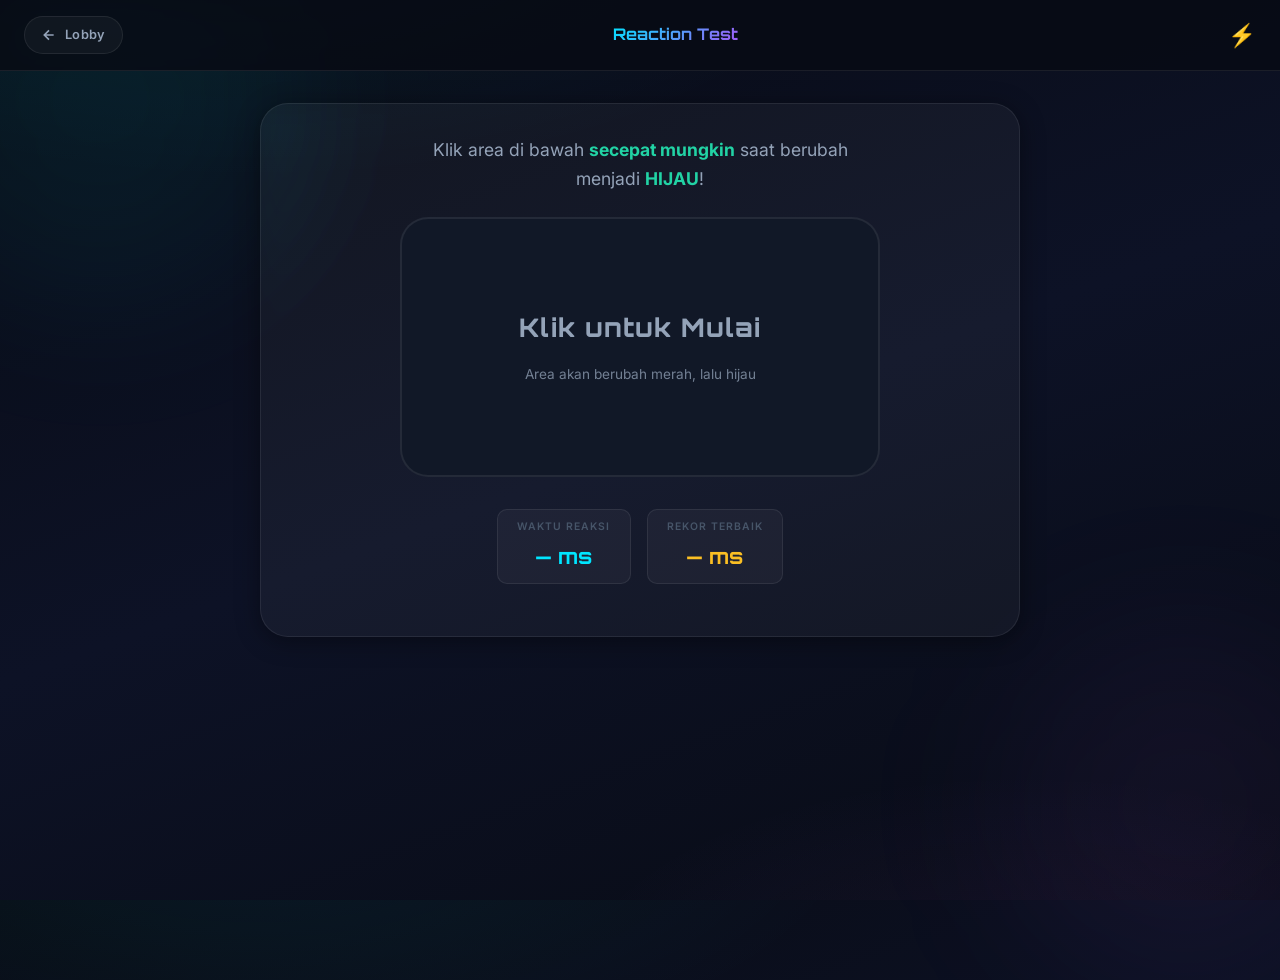
<file: games/reaction-time.html>
<!DOCTYPE html>
<html lang="id">
<head>
  <meta charset="UTF-8">
  <meta name="viewport" content="width=device-width, initial-scale=1.0">
  <title>Reaction Time Test — Arcade Hub</title>
  <link rel="icon" href="../favicon.svg" type="image/svg+xml">
  <link rel="stylesheet" href="../style.css">
  <style>
    .reaction-area {
      width: 100%;
      max-width: 480px;
      height: 260px;
      border-radius: var(--radius-lg);
      display: flex;
      flex-direction: column;
      align-items: center;
      justify-content: center;
      cursor: pointer;
      font-size: 1.6rem;
      font-weight: 800;
      font-family: var(--font-title);
      color: white;
      text-align: center;
      transition: background 0.12s, box-shadow 0.3s;
      user-select: none;
      margin: 0 auto 2rem;
      border: 2px solid transparent;
      letter-spacing: 1px;
      gap: 0.5rem;
    }
    .reaction-hint {
      font-family: var(--font-body);
      font-size: 0.85rem;
      font-weight: 400;
      opacity: 0.75;
      letter-spacing: 0;
    }

    .state-idle {
      background: var(--bg-layer2);
      border-color: var(--card-border);
      color: var(--color-text-dim);
    }
    .state-waiting {
      background: linear-gradient(135deg, #dc2626, #f43f5e);
      box-shadow: 0 0 60px rgba(244,63,94,0.35);
    }
    .state-ready {
      background: linear-gradient(135deg, #059669, #22d3a5);
      box-shadow: 0 0 60px rgba(34,211,165,0.5);
      animation: readyPulse 0.3s ease;
    }
    .state-early {
      background: linear-gradient(135deg, #2563eb, #7c3aed);
      box-shadow: 0 0 60px rgba(124,58,237,0.35);
    }
    @keyframes readyPulse {
      0%{transform:scale(0.97)} 60%{transform:scale(1.02)} 100%{transform:scale(1)}
    }

    .reaction-stats {
      display: flex;
      justify-content: center;
      gap: 1rem;
      flex-wrap: wrap;
    }
    .speed-indicator {
      margin-top: 1.25rem;
      font-size: 0.8rem;
      color: var(--color-text-muted);
      font-style: italic;
    }
  </style>
</head>
<body>
  <div class="orb orb-1" aria-hidden="true"></div>
  <div class="orb orb-2" aria-hidden="true"></div>

  <header class="game-header">
    <a href="../index.html" class="back-btn">
      <svg width="16" height="16" fill="none" stroke="currentColor" stroke-width="2.5" viewBox="0 0 24 24"><path d="M19 12H5M12 19l-7-7 7-7"/></svg>
      Lobby
    </a>
    <span class="game-header-title">Reaction Test</span>
    <span class="game-header-icon">⚡</span>
  </header>

  <main class="game-container">
    <p class="subtitle mb-2">Klik area di bawah <strong style="color:var(--green)">secepat mungkin</strong> saat berubah menjadi <strong style="color:var(--green)">HIJAU</strong>!</p>

    <div id="reaction-area" class="reaction-area state-idle" role="button" tabindex="0" aria-label="Area reaksi, klik untuk mulai">
      Klik untuk Mulai
      <span class="reaction-hint">Area akan berubah merah, lalu hijau</span>
    </div>

    <div class="reaction-stats">
      <div class="stat-chip">
        <div class="stat-chip-label">Waktu Reaksi</div>
        <div class="stat-chip-value" id="time-display">— ms</div>
      </div>
      <div class="stat-chip">
        <div class="stat-chip-label">Rekor Terbaik</div>
        <div class="stat-chip-value" id="best-display" style="color:var(--yellow)">— ms</div>
      </div>
    </div>

    <p class="speed-indicator" id="speed-indicator"></p>
  </main>

  <div id="toast-container"></div>
  <script src="../script.js"></script>
  <script src="reaction-time.js"></script>
</body>
</html>
</file>
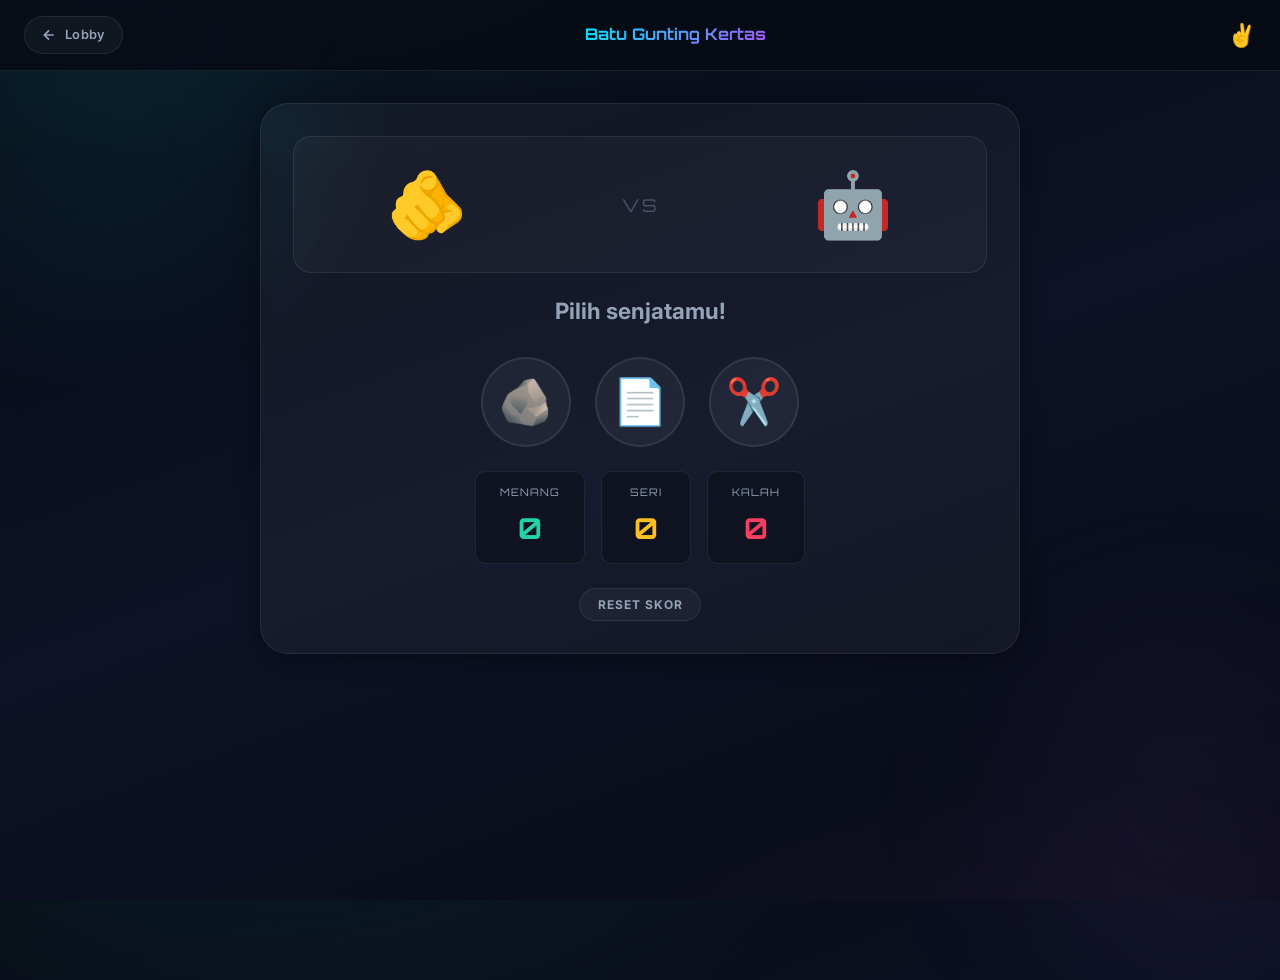
<file: games/rps.html>
<!DOCTYPE html>
<html lang="id">
<head>
  <meta charset="UTF-8">
  <meta name="viewport" content="width=device-width, initial-scale=1.0">
  <title>Batu Gunting Kertas — Arcade Hub</title>
  <link rel="icon" href="../favicon.svg" type="image/svg+xml">
  <link rel="stylesheet" href="../style.css">
  <style>
    /* BUG FIX: var(--color-border) → var(--card-border) */
    .choice-btn {
      font-size: 2.8rem;
      background: rgba(255,255,255,0.05);
      border: 2px solid var(--card-border);
      border-radius: 50%;
      width: 90px; height: 90px;
      cursor: pointer;
      transition: all 0.3s var(--ease-bounce);
      flex-shrink: 0;
      display: flex; align-items: center; justify-content: center;
    }
    .choice-btn:hover {
      transform: translateY(-10px) scale(1.15);
      box-shadow: 0 12px 30px rgba(0,229,255,0.35);
      background: rgba(0,229,255,0.12);
      border-color: var(--card-border-hover);
    }
    .choice-btn:active { transform: scale(0.9); }
    .choices { display: flex; justify-content: center; gap: 1.5rem; flex-wrap: wrap; }

    .arena {
      display: flex;
      justify-content: space-around;
      align-items: center;
      font-size: 4rem;
      min-height: 110px;
      margin-bottom: 1.25rem;
      padding: 1rem;
      background: rgba(255,255,255,0.03);
      border-radius: var(--radius);
      border: 1px solid var(--card-border);
    }
    .arena-vs {
      font-size: 1.1rem;
      font-family: var(--font-title);
      color: var(--color-text-muted);
      letter-spacing: 2px;
    }
    .arena-hand { transition: transform 0.3s var(--ease-bounce); }
    .arena-hand.shake { animation: handShake 0.4s ease; }
    @keyframes handShake {
      0%,100%{transform:scale(1)} 30%{transform:scale(1.3) rotate(-10deg)} 70%{transform:scale(1.2) rotate(5deg)}
    }

    #result-msg {
      font-size: 1.4rem;
      font-weight: 700;
      min-height: 2.5rem;
      margin-bottom: 1.5rem;
    }

    .score-board {
      display: flex;
      justify-content: center;
      gap: 1rem;
      margin-top: 1.5rem;
      flex-wrap: wrap;
    }
    .score-box {
      background: rgba(0,0,0,0.25);
      border: 1px solid var(--card-border);
      padding: 0.75rem 1.5rem;
      border-radius: var(--radius-sm);
      min-width: 90px;
      text-align: center;
      font-family: var(--font-title);
      font-size: 0.65rem;
      color: var(--color-text-dim);
      letter-spacing: 1px;
    }
    .score-box span {
      display: block;
      font-size: 1.8rem;
      margin-top: 4px;
      color: var(--cyan);
      font-weight: 700;
    }
    .score-box.wins   span { color: var(--green); }
    .score-box.losses span { color: var(--red); }
    .score-box.ties   span { color: var(--yellow); }
  </style>
</head>
<body>
  <div class="orb orb-1" aria-hidden="true"></div>
  <div class="orb orb-2" aria-hidden="true"></div>

  <header class="game-header">
    <a href="../index.html" class="back-btn">
      <svg width="16" height="16" fill="none" stroke="currentColor" stroke-width="2.5" viewBox="0 0 24 24"><path d="M19 12H5M12 19l-7-7 7-7"/></svg>
      Lobby
    </a>
    <span class="game-header-title">Batu Gunting Kertas</span>
    <span class="game-header-icon">✌️</span>
  </header>

  <main class="game-container">
    <div class="arena" id="arena">
      <div id="player-hand" class="arena-hand">🫵</div>
      <div class="arena-vs">VS</div>
      <div id="computer-hand" class="arena-hand">🤖</div>
    </div>

    <p id="result-msg" class="text-dim">Pilih senjatamu!</p>

    <div class="choices">
      <button class="choice-btn" data-choice="rock"     aria-label="Batu">🪨</button>
      <button class="choice-btn" data-choice="paper"    aria-label="Kertas">📄</button>
      <button class="choice-btn" data-choice="scissors" aria-label="Gunting">✂️</button>
    </div>

    <div class="score-board">
      <div class="score-box wins">MENANG<span id="score-win">0</span></div>
      <div class="score-box ties">SERI<span id="score-tie">0</span></div>
      <div class="score-box losses">KALAH<span id="score-lose">0</span></div>
    </div>

    <button class="btn btn-ghost btn-sm mt-2" id="reset-stats">Reset Skor</button>
  </main>

  <div id="toast-container"></div>
  <script src="../script.js"></script>
  <script src="rps.js"></script>
</body>
</html>
</file>
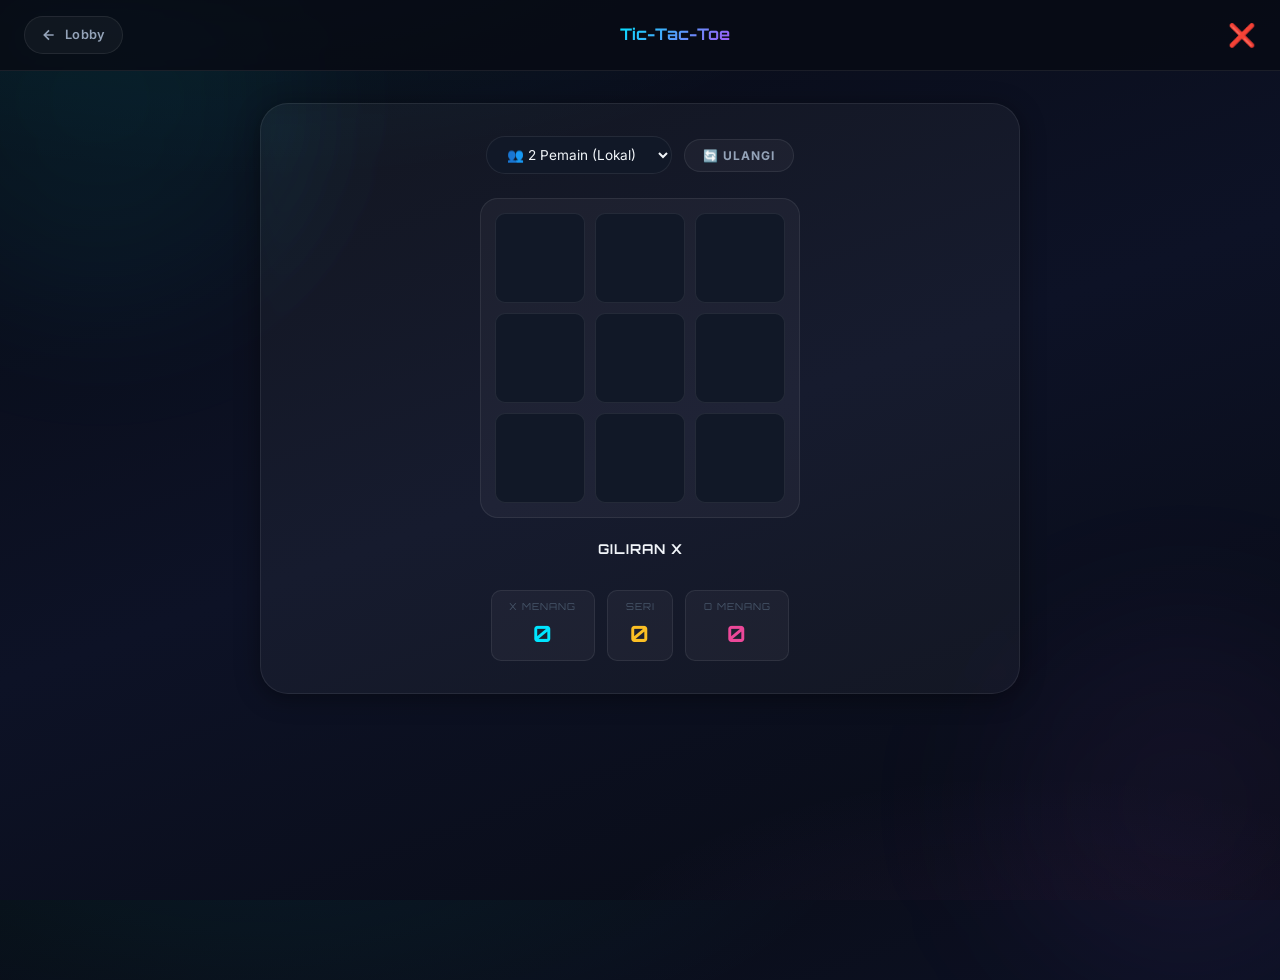
<file: games/tic-tac-toe.html>
<!DOCTYPE html>
<html lang="id">
<head>
  <meta charset="UTF-8">
  <meta name="viewport" content="width=device-width, initial-scale=1.0">
  <title>Tic-Tac-Toe — Arcade Hub</title>
  <link rel="icon" href="../favicon.svg" type="image/svg+xml">
  <link rel="stylesheet" href="../style.css">
  <style>
    .ttt-controls {
      display: flex;
      justify-content: center;
      align-items: center;
      gap: 0.75rem;
      flex-wrap: wrap;
      margin-bottom: 1.5rem;
    }
    .mode-select {
      background: var(--bg-layer2);
      color: var(--color-text);
      border: 1px solid var(--card-border);
      padding: 0.55rem 1rem;
      border-radius: var(--radius-pill);
      font-family: var(--font-body);
      font-size: 0.85rem;
      cursor: pointer;
      outline: none;
      transition: border-color 0.2s;
    }
    .mode-select:focus { border-color: var(--card-border-hover); }

    .board {
      display: grid;
      grid-template-columns: repeat(3, 1fr);
      gap: 10px;
      margin: 0 auto;
      max-width: 320px;
      background: rgba(255,255,255,0.04);
      padding: 14px;
      border-radius: var(--radius);
      border: 1px solid var(--card-border);
    }
    .cell {
      aspect-ratio: 1;
      background: var(--bg-layer2);
      border: 1px solid var(--card-border);
      border-radius: var(--radius-sm);
      font-size: 3rem;
      display: flex;
      align-items: center;
      justify-content: center;
      cursor: pointer;
      transition: all 0.2s var(--ease-smooth);
      user-select: none;
    }
    .cell:hover:not(.taken) {
      background: rgba(0,229,255,0.08);
      border-color: var(--card-border-hover);
    }
    .cell.taken { cursor: default; }
    .cell.x { color: var(--cyan);   text-shadow: 0 0 15px rgba(0,229,255,0.5); }
    .cell.o { color: var(--pink);   text-shadow: 0 0 15px rgba(236,72,153,0.5); }
    .cell.win-cell {
      background: rgba(0,229,255,0.12);
      border-color: var(--cyan);
      animation: winPulse 0.6s ease;
    }
    @keyframes winPulse {
      0%,100%{transform:scale(1)} 50%{transform:scale(1.1)}
    }
    .cell.pop { animation: cellPop 0.2s var(--ease-bounce); }
    @keyframes cellPop {
      0%{transform:scale(0.5)} 100%{transform:scale(1)}
    }

    #status-msg {
      font-size: 1.25rem;
      font-weight: 700;
      margin-top: 1.25rem;
      min-height: 2rem;
      font-family: var(--font-title);
      font-size: 0.85rem;
      letter-spacing: 1px;
    }

    .score-row {
      display: flex;
      justify-content: center;
      gap: 0.75rem;
      margin-top: 1.25rem;
      flex-wrap: wrap;
    }
    .score-chip {
      background: rgba(255,255,255,0.04);
      border: 1px solid var(--card-border);
      border-radius: var(--radius-sm);
      padding: 0.5rem 1.1rem;
      font-family: var(--font-title);
      font-size: 0.6rem;
      text-align: center;
      letter-spacing: 1px;
      color: var(--color-text-muted);
    }
    .score-chip span { display:block; font-size:1.4rem; font-weight:700; margin-top:2px; }
    .score-chip.x-score span { color: var(--cyan); }
    .score-chip.o-score span { color: var(--pink); }
    .score-chip.draw-score span { color: var(--yellow); }
  </style>
</head>
<body>
  <div class="orb orb-1" aria-hidden="true"></div>
  <div class="orb orb-2" aria-hidden="true"></div>

  <header class="game-header">
    <a href="../index.html" class="back-btn">
      <svg width="16" height="16" fill="none" stroke="currentColor" stroke-width="2.5" viewBox="0 0 24 24"><path d="M19 12H5M12 19l-7-7 7-7"/></svg>
      Lobby
    </a>
    <span class="game-header-title">Tic-Tac-Toe</span>
    <span class="game-header-icon">❌</span>
  </header>

  <main class="game-container">
    <div class="ttt-controls">
      <select class="mode-select" id="mode-select" aria-label="Pilih mode permainan">
        <option value="2p">👥 2 Pemain (Lokal)</option>
        <option value="ai-easy">🤖 AI Mudah</option>
        <option value="ai-hard">🧠 AI Sulit (Minimax)</option>
      </select>
      <button class="btn btn-ghost btn-sm" id="restart-btn">🔄 Ulangi</button>
    </div>

    <div class="board" id="board" role="grid" aria-label="Papan Tic-Tac-Toe">
      <div class="cell" data-index="0" role="gridcell" tabindex="0"></div>
      <div class="cell" data-index="1" role="gridcell" tabindex="0"></div>
      <div class="cell" data-index="2" role="gridcell" tabindex="0"></div>
      <div class="cell" data-index="3" role="gridcell" tabindex="0"></div>
      <div class="cell" data-index="4" role="gridcell" tabindex="0"></div>
      <div class="cell" data-index="5" role="gridcell" tabindex="0"></div>
      <div class="cell" data-index="6" role="gridcell" tabindex="0"></div>
      <div class="cell" data-index="7" role="gridcell" tabindex="0"></div>
      <div class="cell" data-index="8" role="gridcell" tabindex="0"></div>
    </div>

    <div id="status-msg">GILIRAN X</div>

    <div class="score-row">
      <div class="score-chip x-score">X MENANG<span id="score-x">0</span></div>
      <div class="score-chip draw-score">SERI<span id="score-draw">0</span></div>
      <div class="score-chip o-score">O MENANG<span id="score-o">0</span></div>
    </div>
  </main>

  <div id="toast-container"></div>
  <script src="../script.js"></script>
  <script src="tic-tac-toe.js"></script>
</body>
</html>
</file>
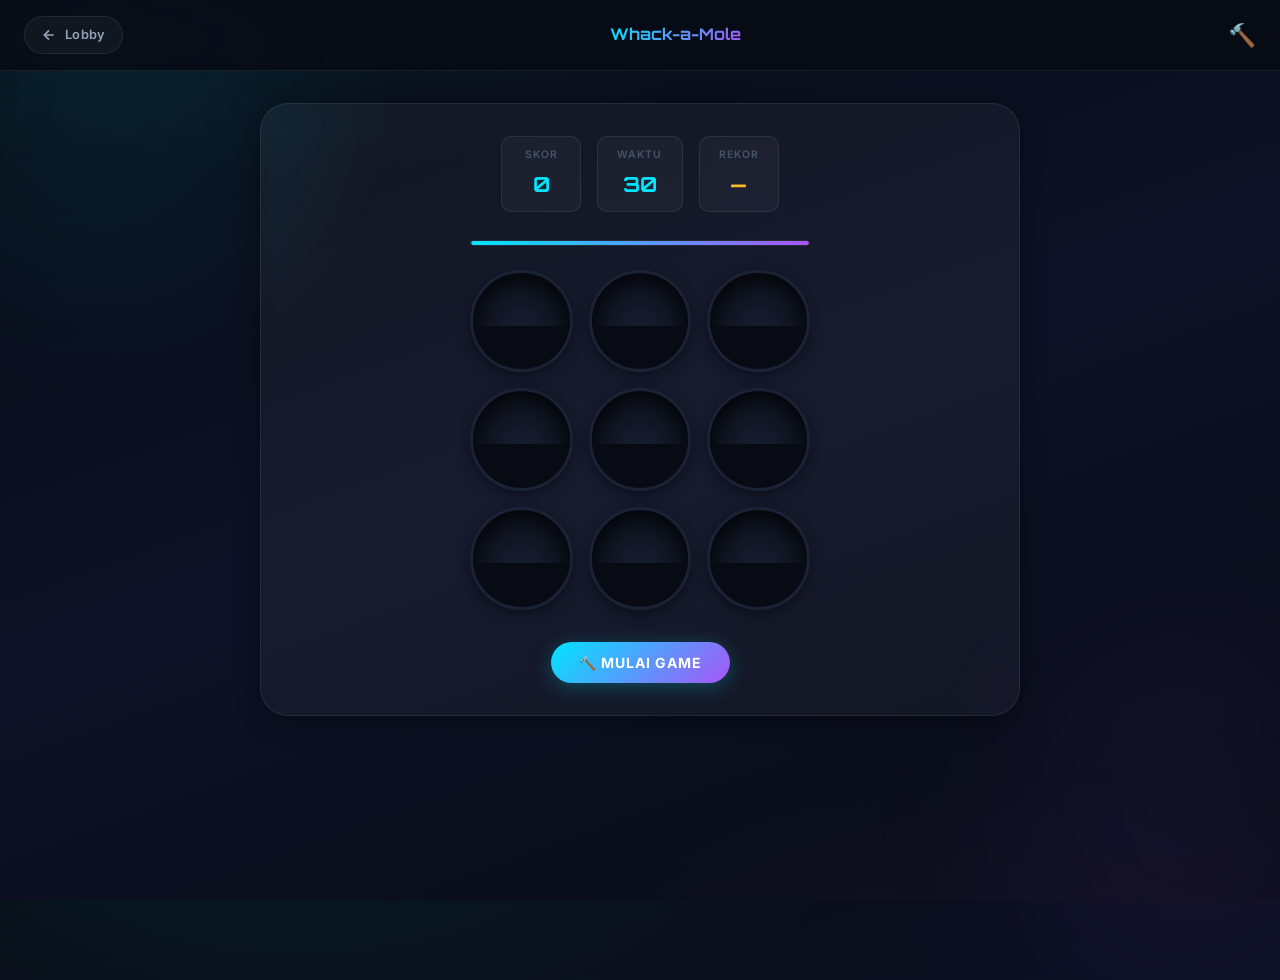
<file: games/whack-a-mole.html>
<!DOCTYPE html>
<html lang="id">
<head>
  <meta charset="UTF-8">
  <meta name="viewport" content="width=device-width, initial-scale=1.0">
  <title>Whack-a-Mole — Arcade Hub</title>
  <link rel="icon" href="../favicon.svg" type="image/svg+xml">
  <link rel="stylesheet" href="../style.css">
  <style>
    .wam-stats {
      display: flex;
      justify-content: center;
      gap: 1rem;
      margin-bottom: 1.75rem;
      flex-wrap: wrap;
    }
    .grid {
      display: grid;
      grid-template-columns: repeat(3, 1fr);
      gap: 16px;
      max-width: 340px;
      margin: 0 auto 2rem;
    }
    .hole {
      aspect-ratio: 1;
      background: radial-gradient(ellipse at 50% 80%, var(--bg-layer3), var(--bg-base));
      border: 3px solid var(--bg-layer3);
      border-radius: 50%;
      position: relative;
      overflow: hidden;
      box-shadow: inset 0 8px 20px rgba(0,0,0,0.7),
                  0 4px 12px rgba(0,0,0,0.4);
      cursor: crosshair;
    }
    .hole::before {
      content:'';
      position:absolute;
      top: 55%; left: 0; right: 0; bottom: 0;
      background: var(--bg-base);
      border-radius: 0 0 50% 50%;
      z-index: 2;
    }
    .mole {
      width: 85%; height: 85%;
      position: absolute;
      top: 110%;
      left: 50%; transform: translateX(-50%);
      transition: top 0.18s var(--ease-bounce);
      font-size: 3rem;
      display: flex; align-items: center; justify-content: center;
      z-index: 1;
      user-select: none;
      filter: drop-shadow(0 -4px 8px rgba(0,0,0,0.5));
    }
    .hole.up .mole { top: 5%; }
    .mole.bonked { filter: brightness(1.5) drop-shadow(0 0 12px rgba(255,200,0,0.8)); }

    .timer-bar-wrap {
      background: var(--bg-layer2);
      border-radius: var(--radius-pill);
      height: 6px;
      margin: 0 auto 1.5rem;
      max-width: 340px;
      overflow: hidden;
      border: 1px solid var(--card-border);
    }
    .timer-bar {
      height: 100%;
      background: linear-gradient(90deg, var(--cyan), var(--purple));
      border-radius: var(--radius-pill);
      transition: width 0.5s linear;
      width: 100%;
    }

    @media (max-width: 420px) {
      .grid { gap: 10px; max-width: 260px; }
      .mole { font-size: 2.2rem; }
    }
  </style>
</head>
<body>
  <div class="orb orb-1" aria-hidden="true"></div>
  <div class="orb orb-2" aria-hidden="true"></div>

  <header class="game-header">
    <a href="../index.html" class="back-btn">
      <svg width="16" height="16" fill="none" stroke="currentColor" stroke-width="2.5" viewBox="0 0 24 24"><path d="M19 12H5M12 19l-7-7 7-7"/></svg>
      Lobby
    </a>
    <span class="game-header-title">Whack-a-Mole</span>
    <span class="game-header-icon">🔨</span>
  </header>

  <main class="game-container">
    <div class="wam-stats">
      <div class="stat-chip">
        <div class="stat-chip-label">Skor</div>
        <div class="stat-chip-value" id="score">0</div>
      </div>
      <div class="stat-chip">
        <div class="stat-chip-label">Waktu</div>
        <div class="stat-chip-value" id="time">30</div>
      </div>
      <div class="stat-chip">
        <div class="stat-chip-label">Rekor</div>
        <div class="stat-chip-value" id="best-score" style="color:var(--yellow)">—</div>
      </div>
    </div>

    <div class="timer-bar-wrap">
      <div class="timer-bar" id="timer-bar"></div>
    </div>

    <div class="grid" id="grid">
      <div class="hole"><div class="mole">🐹</div></div>
      <div class="hole"><div class="mole">🐹</div></div>
      <div class="hole"><div class="mole">🐹</div></div>
      <div class="hole"><div class="mole">🐹</div></div>
      <div class="hole"><div class="mole">🐹</div></div>
      <div class="hole"><div class="mole">🐹</div></div>
      <div class="hole"><div class="mole">🐹</div></div>
      <div class="hole"><div class="mole">🐹</div></div>
      <div class="hole"><div class="mole">🐹</div></div>
    </div>

    <button class="btn" id="start-btn">🔨 MULAI GAME</button>
  </main>

  <div id="toast-container"></div>
  <script src="../script.js"></script>
  <script src="whack-a-mole.js"></script>
  <script>
    const best = getHighScore('whack_a_mole');
    if (best > 0) document.getElementById('best-score').textContent = best;
  </script>
</body>
</html>
</file>
<file: style.css>
/* ============================================================
   arcadegameweb/style.css
   Premium Neon Arcade Theme — v2.0
   ============================================================ */

@import url('https://fonts.googleapis.com/css2?family=Inter:wght@400;500;600;700;800&family=Orbitron:wght@700;900&display=swap');

/* ─── Design Tokens ──────────────────────────────────────── */
:root {
  /* Backgrounds */
  --bg-base:      #080b14;
  --bg-layer1:    #0d1226;
  --bg-layer2:    #111827;
  --bg-layer3:    #1a2235;

  /* Accents */
  --cyan:         #00e5ff;
  --cyan-dim:     #00b8d9;
  --purple:       #a855f7;
  --purple-dim:   #7c3aed;
  --pink:         #ec4899;
  --green:        #22d3a5;
  --yellow:       #fbbf24;
  --red:          #f43f5e;
  --orange:       #fb923c;

  /* Aliases */
  --color-accent:    var(--cyan);
  --color-accent-2:  var(--purple);
  --color-success:   var(--green);
  --color-danger:    var(--red);
  --color-warning:   var(--yellow);

  /* Text */
  --color-text:      #f1f5f9;
  --color-text-dim:  #94a3b8;
  --color-text-muted:#475569;

  /* Glass / Card */
  --card-bg:         rgba(255, 255, 255, 0.04);
  --card-bg-hover:   rgba(255, 255, 255, 0.08);
  --card-border:     rgba(255, 255, 255, 0.08);
  --card-border-hover: rgba(0, 229, 255, 0.35);

  /* Fonts */
  --font-body:    'Inter', sans-serif;
  --font-title:   'Orbitron', sans-serif;

  /* Radii */
  --radius-sm:    10px;
  --radius:       18px;
  --radius-lg:    28px;
  --radius-pill:  999px;

  /* Shadows */
  --shadow-card:  0 4px 24px rgba(0, 0, 0, 0.4);
  --shadow-glow:  0 0 30px rgba(0, 229, 255, 0.18);
  --shadow-glow-purple: 0 0 30px rgba(168, 85, 247, 0.18);

  /* Transitions */
  --ease-bounce:  cubic-bezier(0.175, 0.885, 0.32, 1.275);
  --ease-smooth:  cubic-bezier(0.4, 0, 0.2, 1);
  --t-fast:       0.15s;
  --t-normal:     0.3s;
  --t-slow:       0.5s;
}

/* ─── Reset ──────────────────────────────────────────────── */
*, *::before, *::after {
  box-sizing: border-box;
  margin: 0;
  padding: 0;
}

/* ─── Scrollbar ──────────────────────────────────────────── */
::-webkit-scrollbar { width: 6px; }
::-webkit-scrollbar-track { background: var(--bg-base); }
::-webkit-scrollbar-thumb {
  background: var(--bg-layer3);
  border-radius: var(--radius-pill);
}
::-webkit-scrollbar-thumb:hover { background: var(--cyan-dim); }

/* ─── Animated Background ────────────────────────────────── */
@keyframes gradientShift {
  0%   { background-position: 0% 50%; }
  50%  { background-position: 100% 50%; }
  100% { background-position: 0% 50%; }
}

@keyframes float {
  0%, 100% { transform: translateY(0px); }
  50%       { transform: translateY(-20px); }
}

@keyframes pulse-glow {
  0%, 100% { opacity: 0.4; }
  50%       { opacity: 0.7; }
}

@keyframes pageIn {
  from { opacity: 0; transform: translateY(16px); }
  to   { opacity: 1; transform: translateY(0); }
}

@keyframes fadeIn {
  from { opacity: 0; }
  to   { opacity: 1; }
}

@keyframes slideDown {
  from { opacity: 0; transform: translateY(-12px); }
  to   { opacity: 1; transform: translateY(0); }
}

@keyframes toastIn {
  from { opacity: 0; transform: translateX(100%) scale(0.9); }
  to   { opacity: 1; transform: translateX(0) scale(1); }
}

@keyframes toastOut {
  from { opacity: 1; transform: translateX(0) scale(1); }
  to   { opacity: 0; transform: translateX(120%) scale(0.9); }
}

@keyframes shimmer {
  from { background-position: -200% center; }
  to   { background-position: 200% center; }
}

/* ─── Base ───────────────────────────────────────────────── */
html {
  min-height: 100%;
  font-size: 16px;
  scroll-behavior: smooth;
}

body {
  min-height: 100vh;
  background-color: var(--bg-base);
  background-image:
    radial-gradient(ellipse 80% 50% at 20% -10%, rgba(0, 229, 255, 0.07) 0%, transparent 60%),
    radial-gradient(ellipse 60% 40% at 80% 110%, rgba(168, 85, 247, 0.07) 0%, transparent 60%),
    linear-gradient(160deg, var(--bg-base) 0%, var(--bg-layer1) 50%, var(--bg-base) 100%);
  color: var(--color-text);
  font-family: var(--font-body);
  line-height: 1.6;
  overflow-x: hidden;
  animation: pageIn 0.5s var(--ease-smooth) both;
}

/* ─── Typography ─────────────────────────────────────────── */
h1, h2, h3 { line-height: 1.2; }

/* ─── Orb Decorations ────────────────────────────────────── */
.orb {
  position: fixed;
  border-radius: 50%;
  filter: blur(80px);
  pointer-events: none;
  z-index: 0;
  animation: pulse-glow 4s ease-in-out infinite;
}
.orb-1 {
  width: 400px; height: 400px;
  background: rgba(0, 229, 255, 0.06);
  top: -100px; left: -100px;
}
.orb-2 {
  width: 350px; height: 350px;
  background: rgba(168, 85, 247, 0.06);
  bottom: -80px; right: -80px;
  animation-delay: 2s;
}

/* ─── Header (Index) ─────────────────────────────────────── */
.header {
  text-align: center;
  padding: 4.5rem 1.5rem 2rem;
  position: relative;
  z-index: 1;
}

.header-badge {
  display: inline-flex;
  align-items: center;
  gap: 6px;
  background: rgba(0, 229, 255, 0.1);
  border: 1px solid rgba(0, 229, 255, 0.25);
  color: var(--cyan);
  padding: 5px 14px;
  border-radius: var(--radius-pill);
  font-size: 0.75rem;
  font-weight: 600;
  letter-spacing: 1px;
  text-transform: uppercase;
  margin-bottom: 1.25rem;
}

.title {
  font-family: var(--font-title);
  font-size: clamp(1.8rem, 5vw, 3rem);
  font-weight: 900;
  background: linear-gradient(135deg, var(--cyan) 0%, var(--purple) 60%, var(--pink) 100%);
  -webkit-background-clip: text;
  -webkit-text-fill-color: transparent;
  background-clip: text;
  margin-bottom: 1rem;
  filter: drop-shadow(0 0 20px rgba(0, 229, 255, 0.2));
}

.subtitle {
  font-size: clamp(0.95rem, 2.5vw, 1.1rem);
  color: var(--color-text-dim);
  font-weight: 400;
  max-width: 480px;
  margin: 0 auto;
}

/* Stats Bar */
.stats-bar {
  display: flex;
  align-items: center;
  justify-content: center;
  gap: 2rem;
  margin-top: 2.5rem;
  padding: 0.85rem 2rem;
  background: var(--card-bg);
  border: 1px solid var(--card-border);
  border-radius: var(--radius-pill);
  width: fit-content;
  margin-left: auto;
  margin-right: auto;
  backdrop-filter: blur(12px);
}

.stat-item {
  display: flex;
  align-items: center;
  gap: 0.5rem;
  font-size: 0.85rem;
  color: var(--color-text-dim);
}

.stat-item strong {
  color: var(--cyan);
  font-weight: 700;
}

.stat-divider {
  width: 1px;
  height: 20px;
  background: var(--card-border);
}

/* ─── Dashboard Grid ─────────────────────────────────────── */
.dashboard {
  max-width: 1280px;
  margin: 0 auto;
  padding: 1rem 1.5rem 4rem;
  position: relative;
  z-index: 1;
}

.section-label {
  font-family: var(--font-title);
  font-size: 0.7rem;
  letter-spacing: 2px;
  color: var(--color-text-muted);
  text-transform: uppercase;
  margin-bottom: 1.5rem;
  display: flex;
  align-items: center;
  gap: 12px;
}

.section-label::after {
  content: '';
  flex: 1;
  height: 1px;
  background: var(--card-border);
}

.games-grid {
  display: grid;
  grid-template-columns: repeat(auto-fill, minmax(270px, 1fr));
  gap: 1.25rem;
}

/* ─── Game Card ──────────────────────────────────────────── */
.game-card {
  display: flex;
  flex-direction: column;
  background: var(--card-bg);
  backdrop-filter: blur(16px);
  -webkit-backdrop-filter: blur(16px);
  border: 1px solid var(--card-border);
  border-radius: var(--radius);
  padding: 1.75rem 1.5rem;
  text-decoration: none;
  color: inherit;
  position: relative;
  overflow: hidden;
  transition:
    transform var(--t-normal) var(--ease-bounce),
    box-shadow var(--t-normal) var(--ease-smooth),
    border-color var(--t-normal) var(--ease-smooth),
    background var(--t-normal) var(--ease-smooth);
  box-shadow: var(--shadow-card);
  cursor: pointer;
}

/* Gradient shimmer on hover */
.game-card::before {
  content: '';
  position: absolute;
  inset: 0;
  background: linear-gradient(135deg,
    rgba(0, 229, 255, 0.08) 0%,
    rgba(168, 85, 247, 0.06) 50%,
    transparent 100%);
  opacity: 0;
  transition: opacity var(--t-normal) var(--ease-smooth);
  z-index: 0;
  border-radius: inherit;
}

/* Top accent line */
.game-card::after {
  content: '';
  position: absolute;
  top: 0; left: 0; right: 0;
  height: 2px;
  background: linear-gradient(90deg, var(--cyan), var(--purple));
  opacity: 0;
  transition: opacity var(--t-normal) var(--ease-smooth);
  border-radius: var(--radius) var(--radius) 0 0;
}

.game-card:hover,
.game-card:focus-visible {
  transform: translateY(-8px) scale(1.015);
  box-shadow: 0 20px 50px rgba(0, 0, 0, 0.45), var(--shadow-glow);
  border-color: var(--card-border-hover);
  background: var(--card-bg-hover);
  outline: none;
}

.game-card:hover::before,
.game-card:focus-visible::before { opacity: 1; }

.game-card:hover::after,
.game-card:focus-visible::after { opacity: 1; }

.card-top {
  display: flex;
  align-items: flex-start;
  justify-content: space-between;
  margin-bottom: 1rem;
  position: relative;
  z-index: 1;
}

.card-icon {
  font-size: 2.6rem;
  display: flex;
  align-items: center;
  justify-content: center;
  width: 60px;
  height: 60px;
  background: rgba(255, 255, 255, 0.05);
  border-radius: var(--radius-sm);
  border: 1px solid var(--card-border);
  transition: transform var(--t-normal) var(--ease-bounce);
  flex-shrink: 0;
}

.game-card:hover .card-icon,
.game-card:focus-visible .card-icon {
  transform: scale(1.15) rotate(-6deg);
}

.card-tags {
  display: flex;
  flex-wrap: wrap;
  gap: 5px;
  justify-content: flex-end;
}

.tag {
  font-size: 0.65rem;
  font-weight: 600;
  letter-spacing: 0.5px;
  text-transform: uppercase;
  padding: 3px 9px;
  border-radius: var(--radius-pill);
  border: 1px solid;
}

.tag-reflex  { color: var(--cyan);   border-color: rgba(0, 229, 255, 0.3);  background: rgba(0, 229, 255, 0.08); }
.tag-puzzle  { color: var(--purple); border-color: rgba(168, 85, 247, 0.3); background: rgba(168, 85, 247, 0.08); }
.tag-strategy{ color: var(--green);  border-color: rgba(34, 211, 165, 0.3); background: rgba(34, 211, 165, 0.08); }
.tag-trivia  { color: var(--yellow); border-color: rgba(251, 191, 36, 0.3); background: rgba(251, 191, 36, 0.08); }
.tag-idle    { color: var(--orange); border-color: rgba(251, 146, 60, 0.3); background: rgba(251, 146, 60, 0.08); }
.tag-classic { color: var(--pink);   border-color: rgba(236, 72, 153, 0.3); background: rgba(236, 72, 153, 0.08); }

.badge-hot {
  font-size: 0.6rem;
  font-weight: 700;
  letter-spacing: 1px;
  text-transform: uppercase;
  padding: 3px 9px;
  border-radius: var(--radius-pill);
  background: linear-gradient(135deg, var(--red), var(--orange));
  color: white;
}

.card-content {
  position: relative;
  z-index: 1;
}

.card-content h2 {
  font-family: var(--font-title);
  font-size: 0.85rem;
  font-weight: 700;
  margin-bottom: 0.5rem;
  color: var(--color-text);
  letter-spacing: 0.5px;
}

.card-content p {
  font-size: 0.875rem;
  color: var(--color-text-dim);
  line-height: 1.5;
}

.card-footer {
  display: flex;
  align-items: center;
  justify-content: space-between;
  margin-top: 1.25rem;
  padding-top: 1rem;
  border-top: 1px solid var(--card-border);
  position: relative;
  z-index: 1;
}

.card-score {
  font-size: 0.75rem;
  color: var(--color-text-muted);
}

.card-score span {
  color: var(--cyan);
  font-weight: 700;
}

.card-arrow {
  font-size: 1rem;
  color: var(--color-text-muted);
  transition: transform var(--t-normal) var(--ease-bounce), color var(--t-normal);
}

.game-card:hover .card-arrow { transform: translateX(4px); color: var(--cyan); }

/* ─── Footer ─────────────────────────────────────────────── */
.footer {
  text-align: center;
  padding: 2rem 1.5rem 3rem;
  font-size: 0.85rem;
  color: var(--color-text-muted);
  position: relative;
  z-index: 1;
  border-top: 1px solid var(--card-border);
}

.footer a {
  color: var(--cyan);
  text-decoration: none;
  transition: opacity var(--t-fast);
}

.footer a:hover { opacity: 0.7; }

/* ─── Game Page Header ───────────────────────────────────── */
.game-header {
  display: flex;
  align-items: center;
  justify-content: space-between;
  padding: 1rem 1.5rem;
  position: sticky;
  top: 0;
  z-index: 100;
  background: rgba(8, 11, 20, 0.85);
  backdrop-filter: blur(20px);
  -webkit-backdrop-filter: blur(20px);
  border-bottom: 1px solid var(--card-border);
}

.back-btn {
  display: inline-flex;
  align-items: center;
  gap: 8px;
  padding: 8px 16px;
  background: var(--card-bg);
  border: 1px solid var(--card-border);
  border-radius: var(--radius-pill);
  color: var(--color-text-dim);
  font-family: var(--font-body);
  font-size: 0.8rem;
  font-weight: 600;
  text-decoration: none;
  cursor: pointer;
  transition: all var(--t-normal) var(--ease-smooth);
  letter-spacing: 0.3px;
}

.back-btn:hover, .back-btn:focus-visible {
  background: var(--card-bg-hover);
  border-color: var(--card-border-hover);
  color: var(--cyan);
  transform: translateX(-3px);
  outline: none;
}

.back-btn svg { flex-shrink: 0; }

.game-header-title {
  font-family: var(--font-title);
  font-size: clamp(0.8rem, 2vw, 1rem);
  font-weight: 700;
  background: linear-gradient(135deg, var(--cyan), var(--purple));
  -webkit-background-clip: text;
  -webkit-text-fill-color: transparent;
  background-clip: text;
}

.game-header-icon {
  font-size: 1.4rem;
}

/* ─── Game Container ─────────────────────────────────────── */
.game-container {
  max-width: 760px;
  margin: 2rem auto;
  padding: 2rem;
  background: var(--card-bg);
  backdrop-filter: blur(16px);
  -webkit-backdrop-filter: blur(16px);
  border: 1px solid var(--card-border);
  border-radius: var(--radius-lg);
  box-shadow: var(--shadow-card);
  text-align: center;
  position: relative;
  z-index: 1;
  animation: pageIn 0.45s var(--ease-smooth) both;
}

/* ─── Buttons ────────────────────────────────────────────── */
.btn {
  display: inline-flex;
  align-items: center;
  justify-content: center;
  gap: 8px;
  padding: 0.75rem 1.75rem;
  background: linear-gradient(135deg, var(--cyan) 0%, var(--purple) 100%);
  color: #fff;
  border: none;
  border-radius: var(--radius-pill);
  font-weight: 700;
  font-family: var(--font-body);
  font-size: 0.875rem;
  cursor: pointer;
  transition: all var(--t-normal) var(--ease-smooth);
  box-shadow: 0 4px 20px rgba(0, 229, 255, 0.25);
  text-decoration: none;
  text-transform: uppercase;
  letter-spacing: 1px;
  position: relative;
  overflow: hidden;
}

.btn::before {
  content: '';
  position: absolute;
  inset: 0;
  background: rgba(255, 255, 255, 0.1);
  opacity: 0;
  transition: opacity var(--t-fast);
}

.btn:hover::before { opacity: 1; }

.btn:hover, .btn:focus-visible {
  transform: translateY(-2px);
  box-shadow: 0 8px 30px rgba(0, 229, 255, 0.4);
  outline: none;
}

.btn:active { transform: translateY(0) scale(0.98); }

.btn-danger {
  background: linear-gradient(135deg, var(--red) 0%, var(--orange) 100%);
  box-shadow: 0 4px 20px rgba(244, 63, 94, 0.25);
}

.btn-ghost {
  background: var(--card-bg);
  border: 1px solid var(--card-border);
  color: var(--color-text-dim);
  box-shadow: none;
}

.btn-ghost:hover, .btn-ghost:focus-visible {
  background: var(--card-bg-hover);
  border-color: var(--card-border-hover);
  color: var(--cyan);
  box-shadow: none;
}

.btn-sm {
  padding: 0.5rem 1.1rem;
  font-size: 0.75rem;
}

/* ─── Game Input ─────────────────────────────────────────── */
.game-input {
  padding: 12px 18px;
  border-radius: var(--radius-sm);
  font-size: 1.1rem;
  background: rgba(255, 255, 255, 0.05);
  border: 2px solid var(--card-border);
  color: var(--color-text);
  outline: none;
  transition: all var(--t-normal) var(--ease-smooth);
  font-family: var(--font-body);
  text-align: center;
  width: 140px;
}

.game-input:focus {
  border-color: var(--cyan);
  background: rgba(0, 229, 255, 0.05);
  box-shadow: 0 0 0 3px rgba(0, 229, 255, 0.15);
}

input[type=number]::-webkit-inner-spin-button,
input[type=number]::-webkit-outer-spin-button { -webkit-appearance: none; }

/* ─── Overlay / Modal ────────────────────────────────────── */
.overlay {
  position: fixed;
  inset: 0;
  background: rgba(0, 0, 0, 0.75);
  backdrop-filter: blur(8px);
  display: flex;
  flex-direction: column;
  align-items: center;
  justify-content: center;
  color: var(--color-text);
  visibility: hidden;
  opacity: 0;
  transition: opacity var(--t-normal) var(--ease-smooth),
              visibility var(--t-normal) var(--ease-smooth);
  z-index: 1000;
  padding: 2rem;
  text-align: center;
}

.overlay.active {
  visibility: visible;
  opacity: 1;
}

.overlay-content {
  background: var(--bg-layer2);
  border: 1px solid var(--card-border-hover);
  padding: 2.5rem 2rem;
  border-radius: var(--radius-lg);
  box-shadow: 0 0 60px rgba(0, 229, 255, 0.12), var(--shadow-card);
  transform: scale(0.88) translateY(16px);
  transition: transform var(--t-slow) var(--ease-bounce),
              opacity var(--t-normal) var(--ease-smooth);
  max-width: 400px;
  width: 100%;
  opacity: 0;
}

.overlay.active .overlay-content {
  transform: scale(1) translateY(0);
  opacity: 1;
}

.overlay-content h2 {
  font-family: var(--font-title);
  font-size: 1.3rem;
  margin-bottom: 0.75rem;
  background: linear-gradient(135deg, var(--cyan), var(--purple));
  -webkit-background-clip: text;
  -webkit-text-fill-color: transparent;
  background-clip: text;
}

.overlay-content p {
  margin-bottom: 1.75rem;
  color: var(--color-text-dim);
  line-height: 1.7;
  white-space: pre-line;
}

/* ─── Toast Notification ─────────────────────────────────── */
#toast-container {
  position: fixed;
  top: 1.25rem;
  right: 1.25rem;
  z-index: 2000;
  display: flex;
  flex-direction: column;
  gap: 10px;
  pointer-events: none;
}

.toast {
  display: flex;
  align-items: center;
  gap: 10px;
  padding: 12px 18px;
  border-radius: var(--radius-sm);
  background: var(--bg-layer2);
  border: 1px solid var(--card-border);
  color: var(--color-text);
  font-size: 0.875rem;
  font-weight: 500;
  box-shadow: var(--shadow-card);
  animation: toastIn 0.35s var(--ease-bounce) forwards;
  pointer-events: auto;
  max-width: 320px;
}

.toast.leaving {
  animation: toastOut 0.3s var(--ease-smooth) forwards;
}

.toast-icon { font-size: 1.1rem; flex-shrink: 0; }
.toast-success { border-color: rgba(34, 211, 165, 0.35); }
.toast-danger  { border-color: rgba(244, 63, 94, 0.35);  }
.toast-info    { border-color: rgba(0, 229, 255, 0.35);  }

/* ─── Stat Chip (in-game) ────────────────────────────────── */
.stat-chip {
  display: inline-flex;
  flex-direction: column;
  align-items: center;
  background: rgba(255,255,255,0.04);
  border: 1px solid var(--card-border);
  border-radius: var(--radius-sm);
  padding: 0.6rem 1.2rem;
  min-width: 80px;
}

.stat-chip-label {
  font-size: 0.65rem;
  text-transform: uppercase;
  letter-spacing: 1px;
  color: var(--color-text-muted);
  font-weight: 600;
  margin-bottom: 4px;
}

.stat-chip-value {
  font-family: var(--font-title);
  font-size: 1.3rem;
  color: var(--cyan);
  font-weight: 700;
}

/* ─── Utility Classes ────────────────────────────────────── */
.mb-1 { margin-bottom: 0.75rem; }
.mb-2 { margin-bottom: 1.5rem; }
.mb-3 { margin-bottom: 2.25rem; }
.mt-1 { margin-top: 0.75rem; }
.mt-2 { margin-top: 1.5rem; }
.mt-3 { margin-top: 2.25rem; }
.text-dim   { color: var(--color-text-dim); }
.text-muted { color: var(--color-text-muted); }
.text-accent{ color: var(--cyan); }
.text-center{ text-align: center; }
.flex-center { display: flex; align-items: center; justify-content: center; gap: 1rem; }

/* ─── Progress Bar & Game Helper Styles ──────────────────── */
.progress-bar-wrap {
  background: var(--bg-layer3);
  border-radius: var(--radius-pill);
  height: 6px;
  margin-bottom: 1.5rem;
  overflow: hidden;
  border: 1px solid rgba(255,255,255,0.03);
}
.progress-bar {
  height: 100%;
  background: linear-gradient(90deg, var(--cyan), var(--purple));
  border-radius: var(--radius-pill);
  transition: width 0.4s var(--ease-smooth);
  width: 0;
}
.reaction-hint {
  display: block;
  font-size: 0.85rem;
  font-weight: 400;
  opacity: 0.75;
  margin-top: 0.5rem;
}

/* ─── Responsive ─────────────────────────────────────────── */
@media (max-width: 768px) {
  .header { padding: 3rem 1rem 1.5rem; }
  .dashboard { padding: 1rem 1rem 3rem; }
  .games-grid {
    grid-template-columns: repeat(auto-fill, minmax(220px, 1fr));
    gap: 1rem;
  }
  .game-container { margin: 1rem; padding: 1.5rem 1.25rem; }
  .stats-bar { gap: 1rem; padding: 0.75rem 1.25rem; }
}

@media (max-width: 480px) {
  .games-grid { grid-template-columns: 1fr 1fr; gap: 0.75rem; }
  .game-card { padding: 1.25rem 1rem; }
  .card-icon { font-size: 2rem; width: 48px; height: 48px; }
  .card-content h2 { font-size: 0.75rem; }
  .card-content p { font-size: 0.8rem; }
  .card-footer { display: none; }
  .stats-bar { flex-wrap: wrap; gap: 0.5rem; }
  .stat-divider { display: none; }
  .game-container { margin: 0.75rem; padding: 1.25rem 1rem; }
}
</file>
